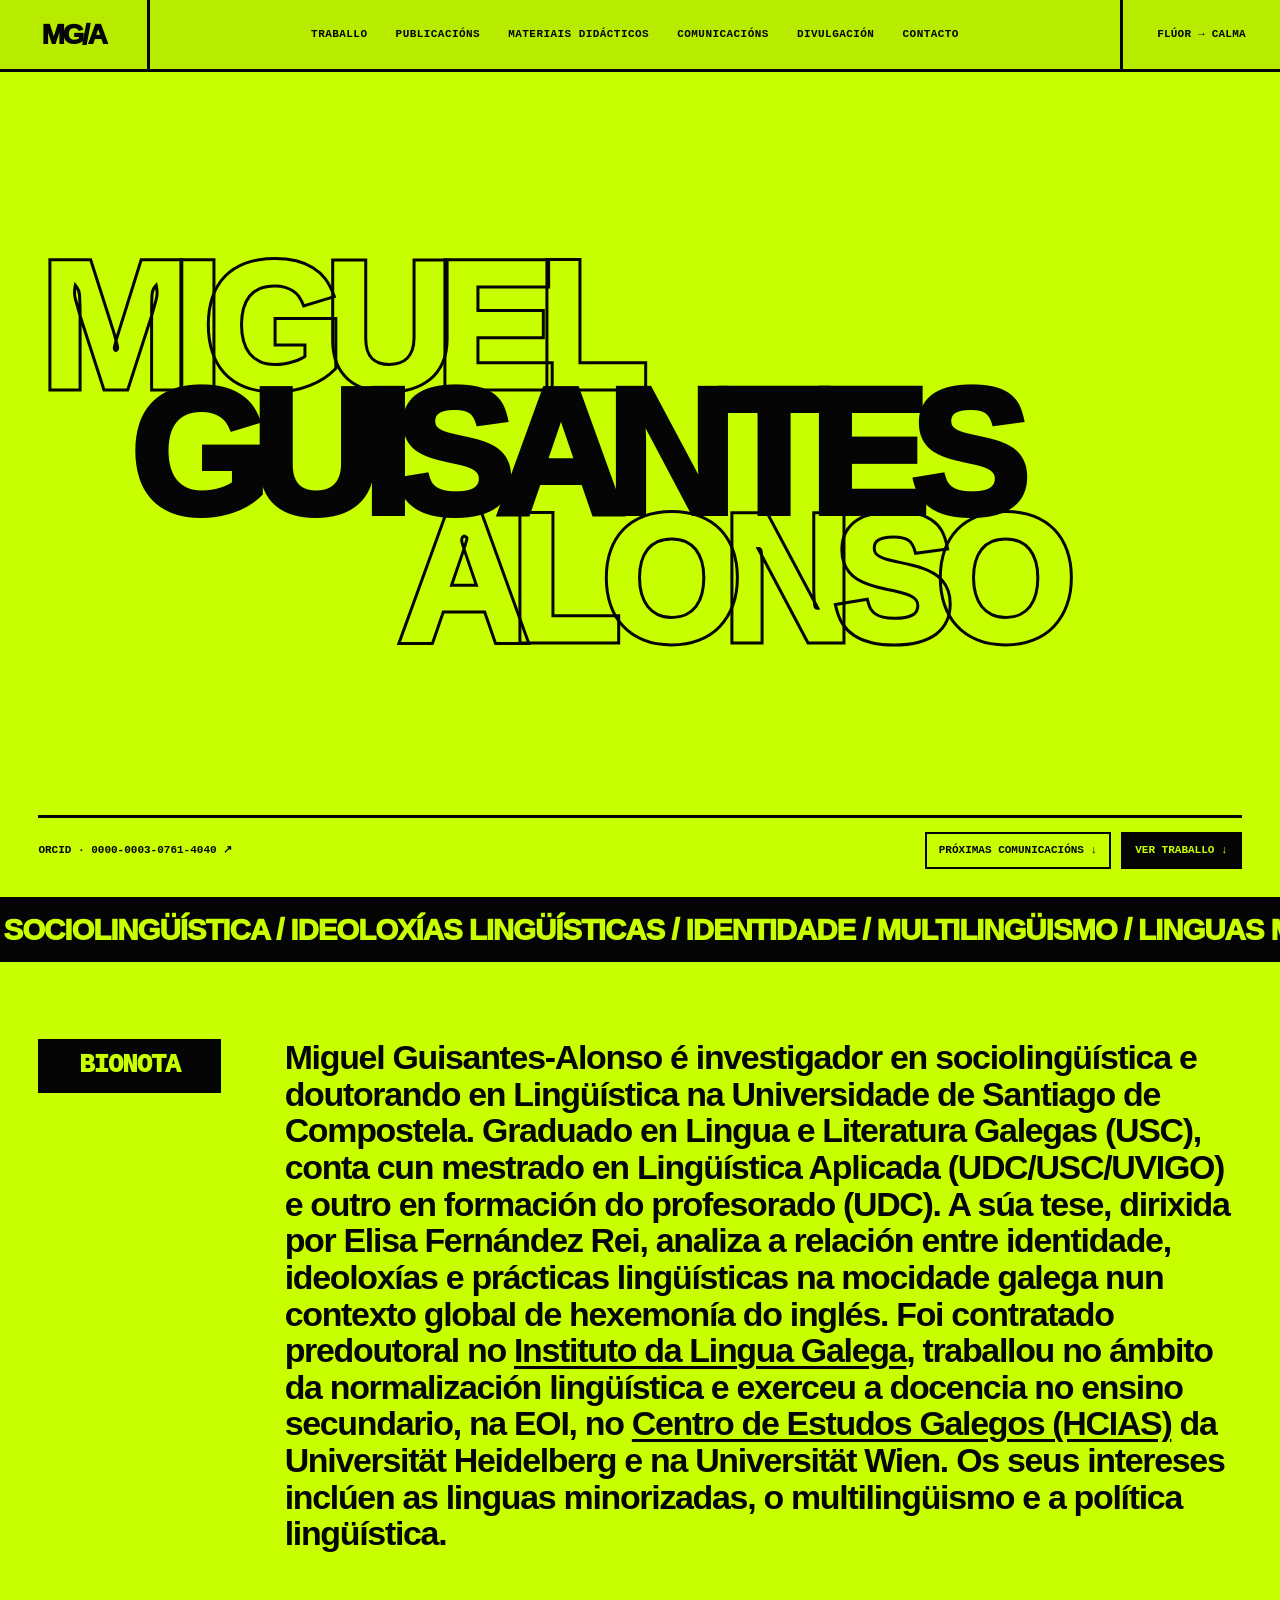
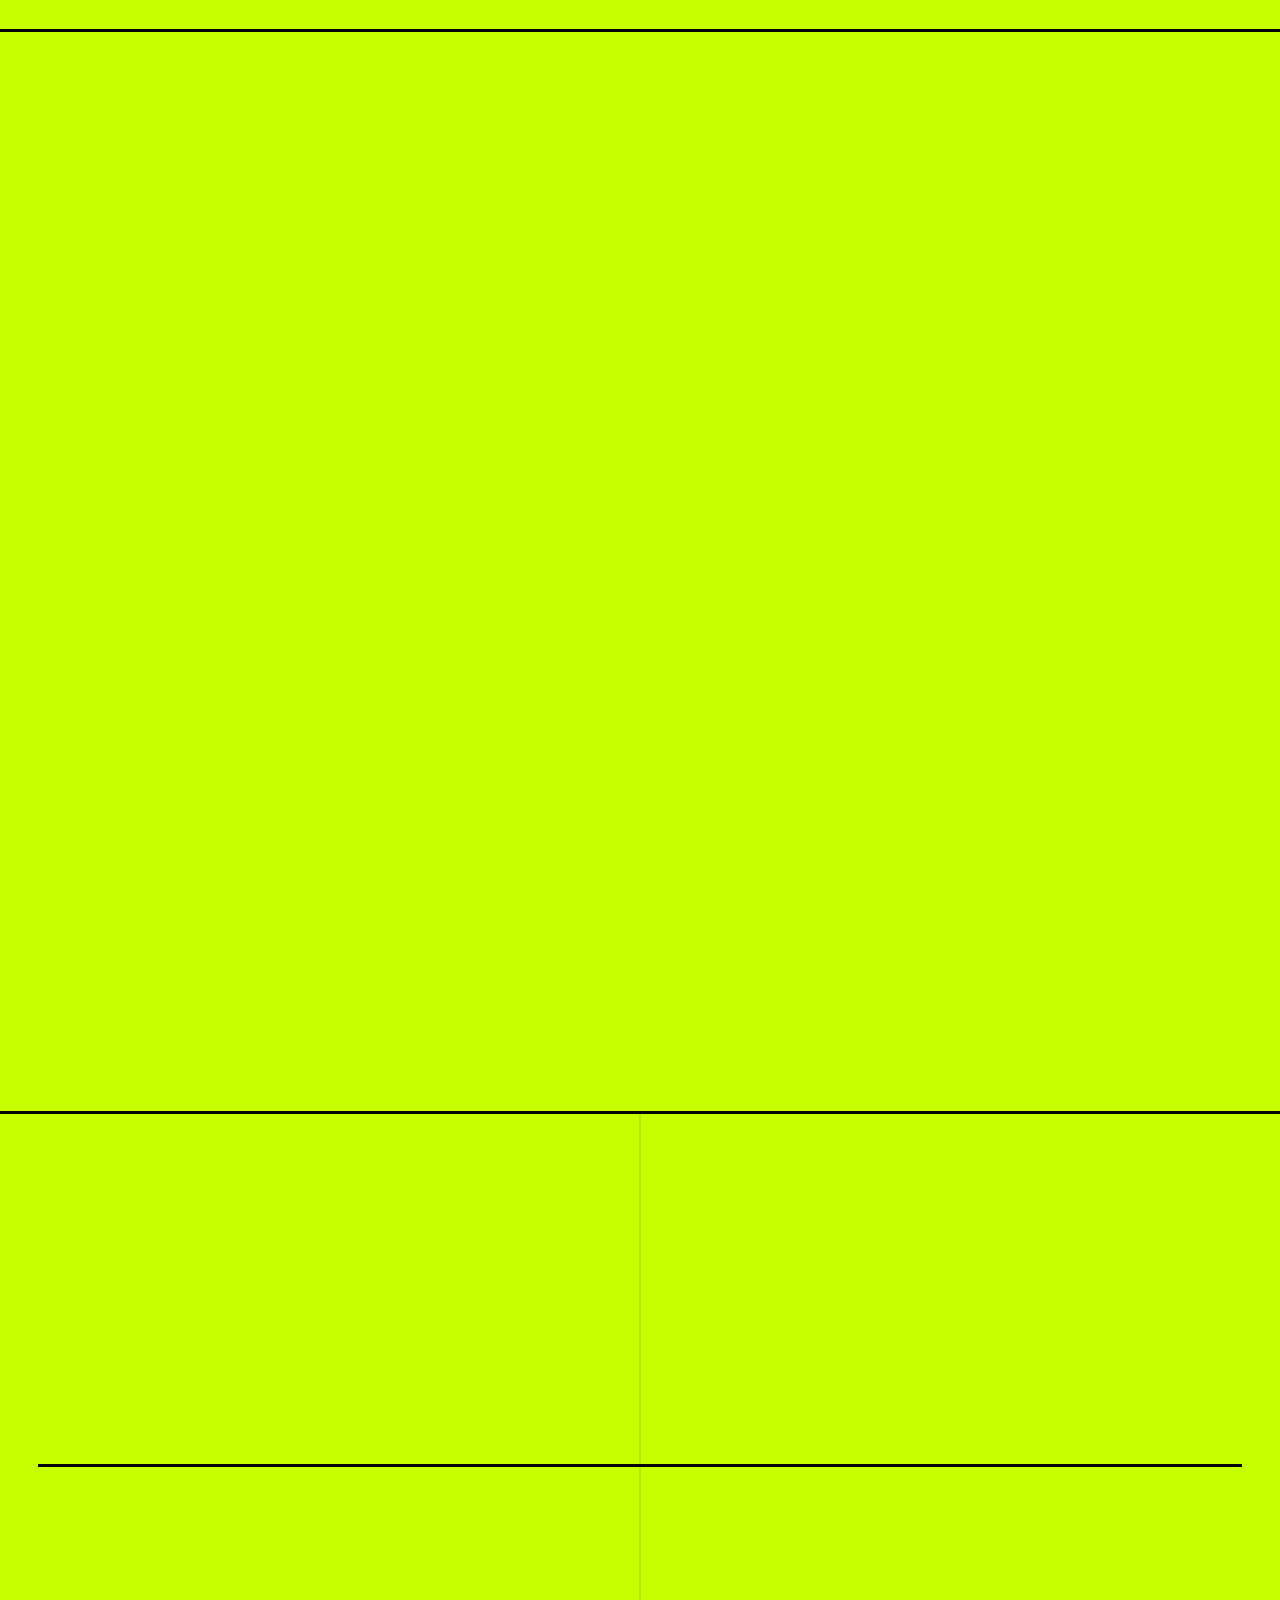
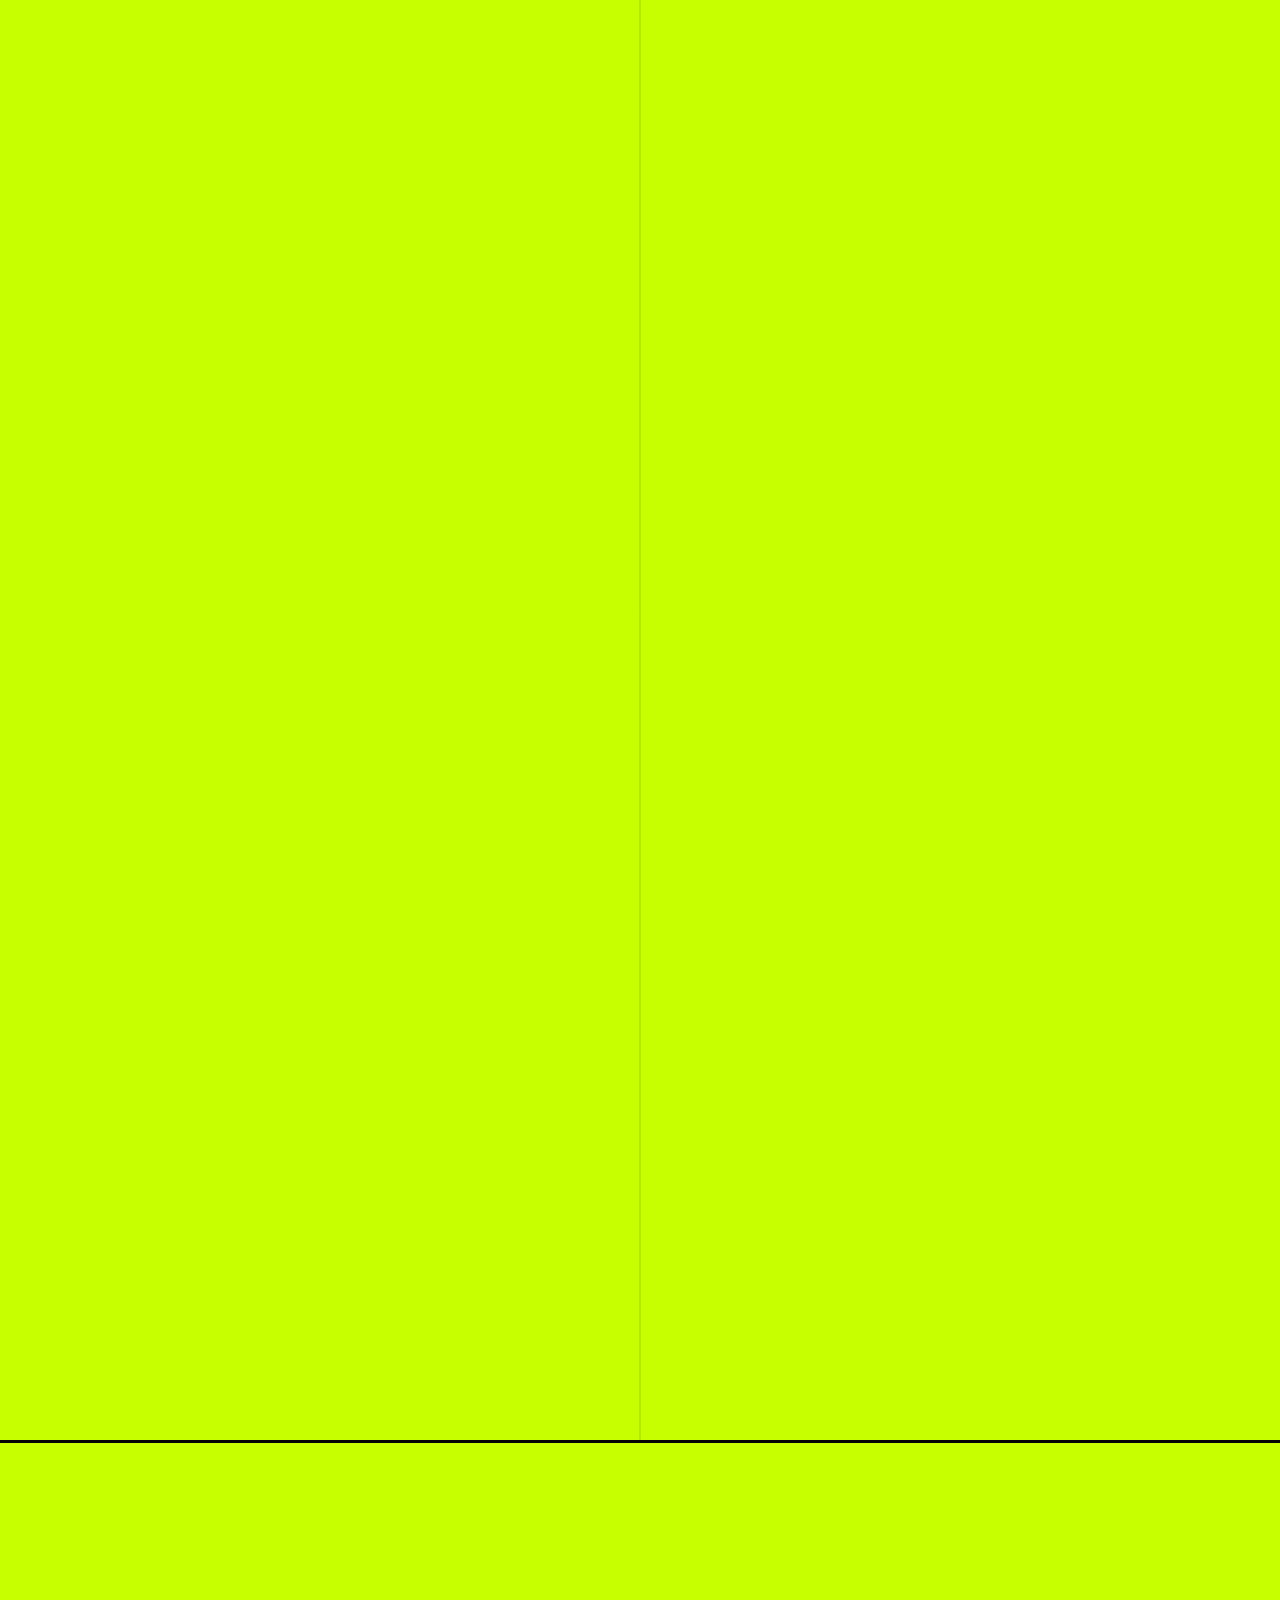
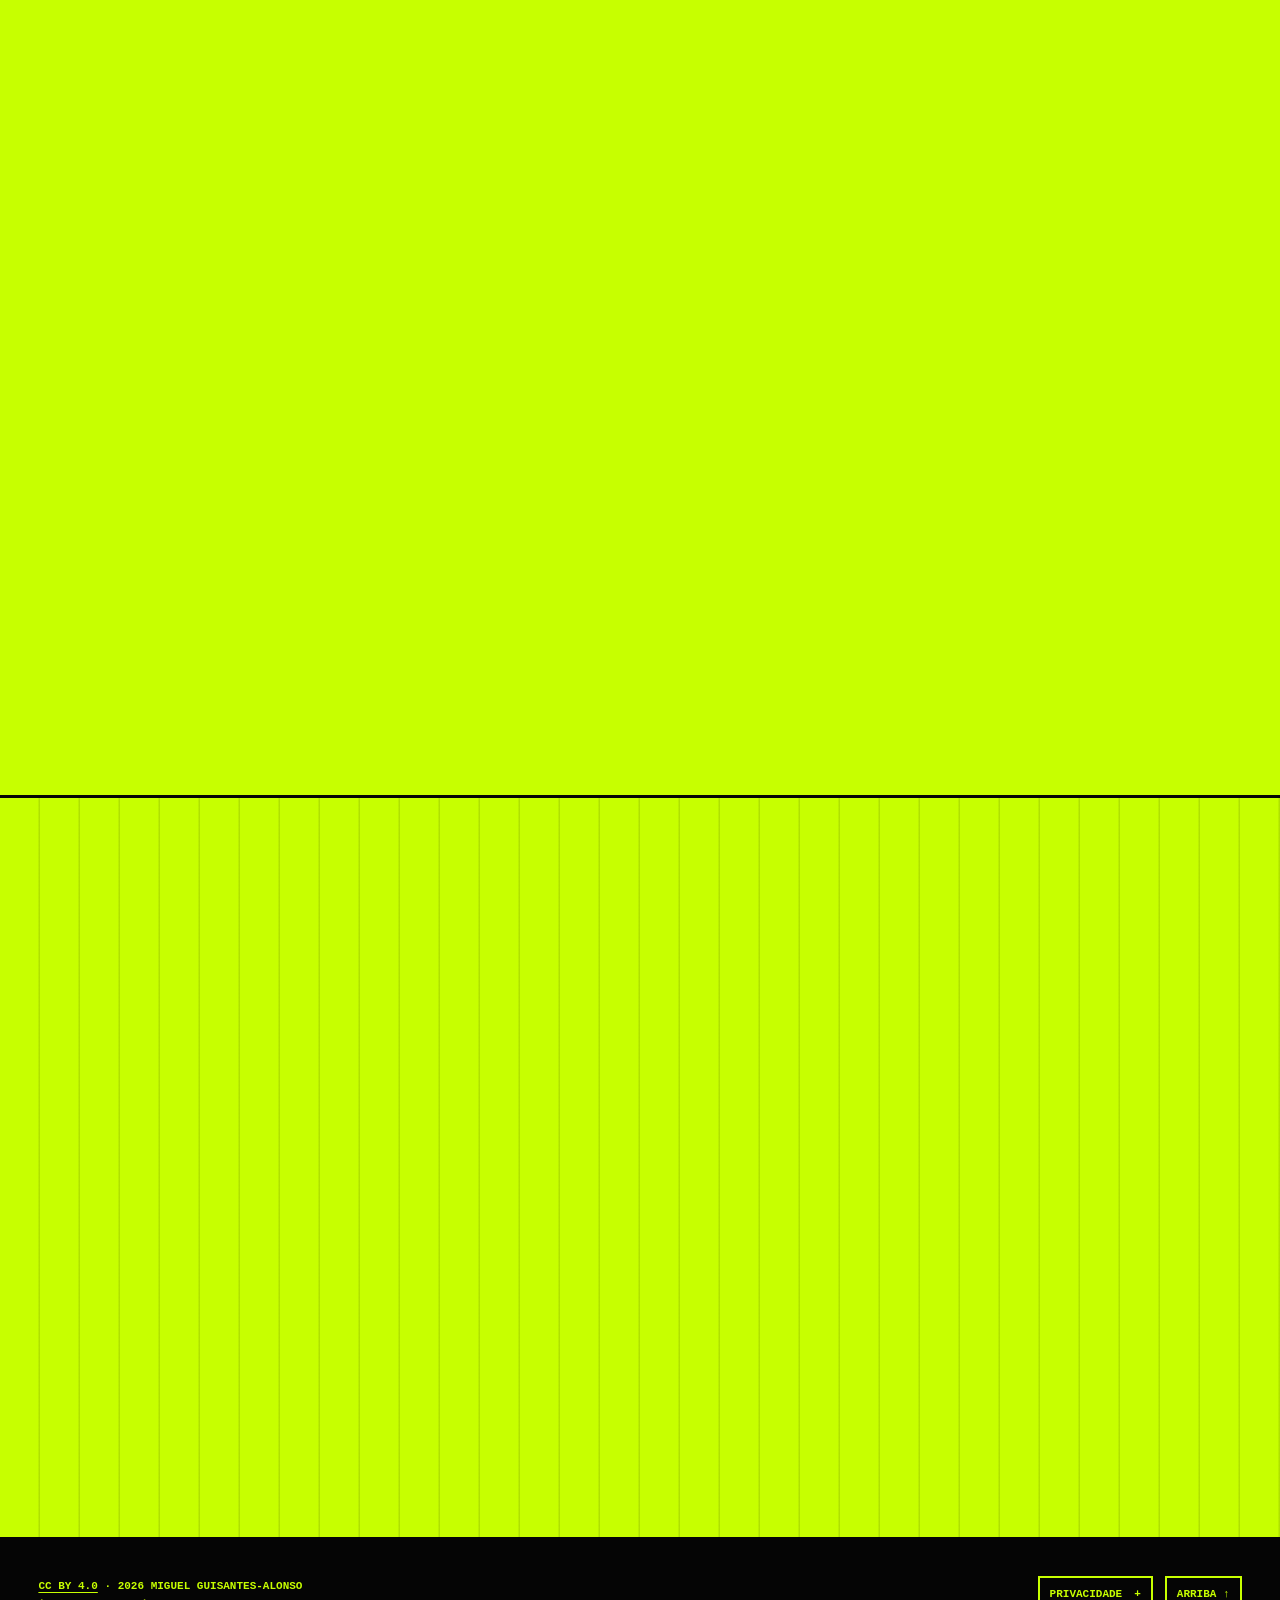
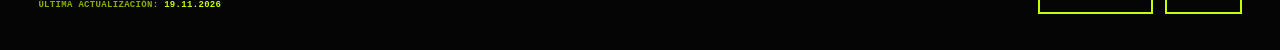
<file: index.html>
<!doctype html>
<html lang="gl" data-mode="fluor">
  <head>
    <meta charset="utf-8">
    <meta name="viewport" content="width=device-width, initial-scale=1">
    <meta http-equiv="Content-Security-Policy" content="default-src 'self'; base-uri 'self'; object-src 'none'; frame-src 'none'; form-action 'none'; script-src 'self' 'sha256-srFRJ1DdnuDXlVfNVmchVun/msZcD0o2dlRFUwoH91I=' https://static.cloudflareinsights.com https://embed.altmetric.com; style-src 'self' https://embed.altmetric.com; img-src 'self' data: https://badges.altmetric.com https://cdn.altmetric.com; connect-src 'self' https://contacto-aleatorio.miguel-guisantes.workers.dev https://api.openalex.org https://api.altmetric.com https://cloudflareinsights.com https://o6546.ingest.us.sentry.io; font-src 'self'; manifest-src 'self'; media-src 'none'; worker-src 'none'; upgrade-insecure-requests">
    <title>Miguel Guisantes-Alonso | Investigador</title>
    <meta name="description" content="Miguel Guisantes-Alonso, investigador en sociolingüística. Traballa sobre ideoloxías lingüísticas, lingua e identidade, multilingüismo e linguas minorizadas.">
    <meta name="author" content="Miguel Guisantes-Alonso">
    <meta name="theme-color" content="#c7ff00">
    <link rel="icon" href="/favicon-96.png" type="image/png" sizes="96x96">
    <link rel="canonical" href="https://llororo.github.io/">
    <link rel="me" href="https://orcid.org/0000-0003-0761-4040">
    <link rel="me" href="https://ilg.usc.gal/gl/persoal/miguel-guisantes-alonso">
    <link rel="me" href="https://www.linkedin.com/in/guisantes/">
    <link rel="me" href="https://usc-es.academia.edu/Guisantes">
    <meta property="og:type" content="profile">
    <meta property="og:locale" content="gl_ES">
    <meta property="og:site_name" content="Miguel Guisantes-Alonso">
    <meta property="og:title" content="Miguel Guisantes-Alonso | Investigador">
    <meta property="og:description" content="Investigador en sociolingüística. Ideoloxías lingüísticas, lingua e identidade, multilingüismo e linguas minorizadas.">
    <meta property="og:url" content="https://llororo.github.io/">
    <meta property="og:image" content="https://llororo.github.io/og.png">
    <meta property="og:image:width" content="1731">
    <meta property="og:image:height" content="909">
    <meta property="og:image:alt" content="Miguel Guisantes-Alonso. Sociolingüística, lingua e identidade.">
    <meta property="profile:first_name" content="Miguel">
    <meta property="profile:last_name" content="Guisantes-Alonso">
    <meta name="twitter:card" content="summary_large_image">
    <meta name="twitter:title" content="Miguel Guisantes-Alonso | Investigador">
    <meta name="twitter:description" content="Investigador en sociolingüística. Ideoloxías lingüísticas, lingua e identidade, multilingüismo e linguas minorizadas.">
    <meta name="twitter:image" content="https://llororo.github.io/og.png">
    <meta name="twitter:image:alt" content="Miguel Guisantes-Alonso. Sociolingüística, lingua e identidade.">
    <link rel="manifest" href="manifest.webmanifest">
    <link rel="stylesheet" href="styles.css?v=20261119-outreach-grid1">
    <link rel="stylesheet" href="print.css?v=20261031-media-collapse1" media="print">
    <script>
      document.documentElement.classList.add('js');
      try {
        document.documentElement.dataset.mode = localStorage.getItem('site-mode') || 'fluor';
      } catch (error) {
        document.documentElement.dataset.mode = 'fluor';
      }
    </script>
    <script type="application/ld+json">
      {
        "@context": "https://schema.org",
        "@type": "ProfilePage",
        "@id": "https://llororo.github.io/#perfil",
        "url": "https://llororo.github.io/",
        "name": "Miguel Guisantes-Alonso | Investigador",
        "description": "Perfil investigador de Miguel Guisantes-Alonso, especializado en sociolingüística, ideoloxías lingüísticas, lingua e identidade, multilingüismo e linguas minorizadas.",
        "inLanguage": "gl",
        "dateModified": "2026-11-19T19:21:23+01:00",
        "mainEntity": {
          "@type": "Person",
          "@id": "https://llororo.github.io/#miguel-guisantes-alonso",
          "name": "Miguel Guisantes-Alonso",
          "alternateName": "Miguel Guisantes Alonso",
          "url": "https://llororo.github.io/",
          "jobTitle": "Doutorando en Lingüística",
          "description": "Investigador en sociolingüística. Traballa sobre ideoloxías lingüísticas, lingua e identidade, multilingüismo, linguas minorizadas e política lingüística.",
          "identifier": {
            "@type": "PropertyValue",
            "propertyID": "ORCID",
            "value": "0000-0003-0761-4040"
          },
          "knowsAbout": [
            "Sociolingüística",
            "Ideoloxías lingüísticas",
            "Lingua e identidade",
            "Multilingüismo",
            "Linguas minorizadas",
            "Política lingüística"
          ],
          "sameAs": [
            "https://orcid.org/0000-0003-0761-4040",
            "https://ilg.usc.gal/gl/persoal/miguel-guisantes-alonso",
            "https://www.linkedin.com/in/guisantes/",
            "https://usc-es.academia.edu/Guisantes",
            "https://www.researchgate.net/profile/Miguel-Guisantes-Alonso-2",
            "https://www.instagram.com/llororo/",
            "https://blog.openstreetmap.org/author/guisantes/?lang=gl"
          ]
        },
        "hasPart": [
          {
            "@type": "ScholarlyArticle",
            "@id": "https://llororo.github.io/#preprint-oralia-ideoloxia-monoglosica",
            "url": "https://llororo.github.io/#preprint-oralia-ideoloxia-monoglosica",
            "sameAs": "https://www.researchgate.net/publication/414758860_Reproduciendo_y_cuestionando_la_ideologia_monoglosica_en_Galicia_discursos_de_la_juventud_ante_la_hegemonia_del_ingles",
            "name": "Reproduciendo y cuestionando la ideología monoglósica en Galicia: discursos de la juventud ante la hegemonía del inglés",
            "inLanguage": "es",
            "creativeWorkStatus": "Preprint aceptado, publicación prevista para decembro de 2027",
            "author": [
              { "@id": "https://llororo.github.io/#miguel-guisantes-alonso" },
              { "@type": "Person", "name": "Estela Fidalgo-Garra" }
            ],
            "isPartOf": {
              "@type": "Periodical",
              "name": "Oralia. Análisis del Discurso Oral",
              "volumeNumber": "30",
              "issueNumber": "2"
            }
          },
          {
            "@type": "Article",
            "@id": "https://llororo.github.io/#semblanza-anl-2024",
            "url": "https://llororo.github.io/#semblanza-anl-2024",
            "name": "XXXVIII Congreso Internacional da Asociación de Novas Lingüistas (ANL), Santiago de Compostela, do 16 ao 18 de outubro de 2024",
            "inLanguage": "gl",
            "datePublished": "2026",
            "pagination": "115-118",
            "author": [
              { "@type": "Person", "name": "Iván Arias-Arias" },
              { "@type": "Person", "name": "Estela Fidalgo-Garra" },
              { "@id": "https://llororo.github.io/#miguel-guisantes-alonso" }
            ],
            "isPartOf": {
              "@type": "Book",
              "name": "Perspectivas emerxentes nos estudos da lingüística",
              "url": "https://doi.org/10.15304/9788410142848",
              "publisher": {
                "@type": "Organization",
                "name": "Universidade de Santiago de Compostela"
              },
              "editor": [
                { "@type": "Person", "name": "Jorge Fernández Avilés" },
                { "@type": "Person", "name": "Candela Sierra Rodríguez" }
              ]
            }
          },
          {
            "@type": "ScholarlyArticle",
            "@id": "https://llororo.github.io/#artigo-dominacion-linguistica",
            "url": "https://llororo.github.io/#artigo-dominacion-linguistica",
            "sameAs": "https://doi.org/10.15304/elg.17.10426",
            "name": "Reflexións da mocidade galega universitaria ante a dominación lingüística",
            "inLanguage": "gl",
            "datePublished": "2025",
            "author": [
              { "@type": "Person", "name": "Estela Fidalgo-Garra" },
              { "@id": "https://llororo.github.io/#miguel-guisantes-alonso" }
            ],
            "identifier": {
              "@type": "PropertyValue",
              "propertyID": "DOI",
              "value": "10.15304/elg.17.10426"
            },
            "isPartOf": {
              "@type": "Periodical",
              "name": "Estudos de Lingüística Galega",
              "volumeNumber": "17"
            }
          },
          {
            "@type": "Book",
            "@id": "https://llororo.github.io/#edicion-identidades-ideoloxias",
            "url": "https://llororo.github.io/#edicion-identidades-ideoloxias",
            "sameAs": "https://doi.org/10.17075/iipdl.2025",
            "name": "Identidades e ideoloxías perante a diversidade lingüística",
            "inLanguage": "gl",
            "datePublished": "2025",
            "editor": [
              { "@type": "Person", "name": "Elisa Fernández Rei" },
              { "@type": "Person", "name": "Estela Fidalgo-Garra" },
              { "@id": "https://llororo.github.io/#miguel-guisantes-alonso" }
            ],
            "publisher": {
              "@type": "Organization",
              "name": "Consello da Cultura Galega"
            },
            "identifier": {
              "@type": "PropertyValue",
              "propertyID": "DOI",
              "value": "10.17075/iipdl.2025"
            }
          },
          {
            "@type": "LearningResource",
            "@id": "https://llororo.github.io/#material-introducion-sociolinguistica",
            "url": "https://llororo.github.io/#material-introducion-sociolinguistica",
            "sameAs": "https://doi.org/10.15304/9788419679420",
            "name": "Introdución á sociolingüística da lingua galega",
            "inLanguage": "gl",
            "datePublished": "2023",
            "learningResourceType": "Unidade didáctica",
            "author": { "@id": "https://llororo.github.io/#miguel-guisantes-alonso" },
            "publisher": {
              "@type": "Organization",
              "name": "Universidade de Santiago de Compostela"
            },
            "identifier": {
              "@type": "PropertyValue",
              "propertyID": "DOI",
              "value": "10.15304/9788419679420"
            }
          }
        ]
      }
    </script>
    <!-- Cloudflare Web Analytics -->
    <script type="module" src="https://static.cloudflareinsights.com/beacon.min.js" data-cf-beacon='{"token":"53008120a2c441dcbde2a0dc40a70abf"}'></script>
    <!-- End Cloudflare Web Analytics -->
  </head>
  <body>
    <a class="skip-link" href="#contido">Saltar ao contido</a>

    <header class="site-header">
      <a class="brand" href="#inicio" aria-label="Ir ao inicio">MG/A</a>

      <nav class="site-nav" aria-label="Navegación principal">
        <a href="#traballo">Traballo</a>
        <a href="#publicacions">Publicacións</a>
        <a href="#didacticos">Materiais didácticos</a>
        <a href="#comunicacions">Comunicacións</a>
        <a href="#divulgacion">Divulgación</a>
        <a href="#contacto">Contacto</a>
      </nav>

      <button class="mode-toggle" type="button" aria-pressed="false" aria-label="Activar o modo calma" data-mode-toggle>
        <span data-mode-label>FLÚOR → CALMA</span>
      </button>
    </header>

    <main id="contido">
      <section class="hero" id="inicio" aria-labelledby="hero-title">
        <h1 id="hero-title" aria-label="Miguel Guisantes-Alonso">
          <span class="hero-name" aria-hidden="true"><span>MI</span><span class="hero-name-tail">GUEL</span></span>
          <span class="hero-name" aria-hidden="true"><span>GUISAN</span><span class="hero-name-tail">TES</span></span>
          <span class="hero-name" aria-hidden="true"><span>ALON</span><span class="hero-name-tail">SO</span></span>
        </h1>

        <div class="hero-footer">
          <a class="hero-orcid" href="https://orcid.org/0000-0003-0761-4040" target="_blank" rel="me noreferrer" aria-label="Abrir o perfil ORCID de Miguel Guisantes-Alonso">
            <span class="hero-orcid-full">ORCID · 0000-0003-0761-4040 ↗</span>
            <span class="hero-orcid-short">ORCID ↗</span>
          </a>
          <div class="hero-actions">
            <a class="hero-upcoming-link" href="#proximas-comunicacions" data-upcoming-link>
              <span class="hero-upcoming-full">PRÓXIMAS COMUNICACIÓNS ↓</span>
              <span class="hero-upcoming-short">PRÓXIMAS ↓</span>
            </a>
            <a class="hero-work-link" href="#traballo">VER TRABALLO ↓</a>
          </div>
        </div>
      </section>

      <div class="ticker" aria-hidden="true">
        <div class="ticker-track">
          <span>SOCIOLINGÜÍSTICA / IDEOLOXÍAS LINGÜÍSTICAS / IDENTIDADE / MULTILINGÜISMO / LINGUAS MINORIZADAS / POLÍTICA LINGÜÍSTICA /</span>
          <span>SOCIOLINGÜÍSTICA / IDEOLOXÍAS LINGÜÍSTICAS / IDENTIDADE / MULTILINGÜISMO / LINGUAS MINORIZADAS / POLÍTICA LINGÜÍSTICA /</span>
        </div>
      </div>

      <section class="bio-note" id="bionota" aria-labelledby="bio-title">
        <h2 id="bio-title">BIONOTA</h2>
        <p>Miguel Guisantes-Alonso é investigador en sociolingüística e doutorando en Lingüística na Universidade de Santiago de Compostela. Graduado en Lingua e Literatura Galegas (USC), conta cun mestrado en Lingüística Aplicada (UDC/USC/UVIGO) e outro en formación do profesorado (UDC). A súa tese, dirixida por Elisa Fernández Rei, analiza a relación entre identidade, ideoloxías e prácticas lingüísticas na mocidade galega nun contexto global de hexemonía do inglés. Foi contratado predoutoral no <a href="https://ilg.usc.gal/gl" target="_blank" rel="noreferrer">Instituto da Lingua Galega</a>, traballou no ámbito da normalización lingüística e exerceu a docencia no ensino secundario, na EOI, no <a href="https://www.hcias.uni-heidelberg.de/en" target="_blank" rel="noreferrer">Centro de Estudos Galegos (HCIAS)</a> da Universität Heidelberg e na Universität Wien. Os seus intereses inclúen as linguas minorizadas, o multilingüismo e a política lingüística.</p>
      </section>

      <section class="section work" id="traballo" aria-labelledby="work-title">
        <header class="section-heading reveal">
          <h2 id="work-title" aria-label="Traballo actual">TRABALLO<br> ACTUAL</h2>
        </header>

        <div class="work-grid">
          <article class="thesis-card reveal" id="tese-identidade-cambio-linguistico" data-cv-item>
            <p class="status"><span aria-hidden="true"></span> TESE EN CURSO</p>
            <h3><cite>Identidade e cambio lingüístico na mocidade</cite> <a class="item-anchor" href="#tese-identidade-cambio-linguistico" aria-label="Ligazón directa á tese">#</a></h3>
            <dl>
              <div>
                <dt>Programa</dt>
                <dd>Doutoramento en Lingüística, Universidade de Santiago de Compostela</dd>
              </div>
              <div>
                <dt>Dirección</dt>
                <dd>Elisa Fernández Rei</dd>
              </div>
            </dl>
          </article>

          <article class="project-card reveal" id="proxecto-ideolingal" data-cv-item>
            <p class="card-label">PROXECTO / 2025–2028</p>
            <h3>IDEOLINGAL <a class="item-anchor" href="#proxecto-ideolingal" aria-label="Ligazón directa ó proxecto IDEOLINGAL">#</a></h3>
            <p class="project-code">PID2024-162675NB-I00</p>
            <p class="project-role">Membro do equipo de traballo</p>
            <a href="https://ilg.usc.gal/gl/proxectos/ideolingal" target="_blank" rel="noreferrer">VER PROXECTO ↗</a>
          </article>
        </div>

      </section>

      <section class="section publications" id="publicacions" aria-labelledby="publications-title">
        <header class="section-heading reveal">
          <h2 id="publications-title" aria-label="Publicacións">PUBLI<br>CACIÓNS</h2>
        </header>

        <ol class="entry-list">
          <li class="entry reveal" id="preprint-oralia-ideoloxia-monoglosica" data-cv-item>
            <div class="entry-meta"><time datetime="2027">2027</time><span>PREPRINT</span></div>
            <div class="entry-body">
              <p class="preprint-label">PREPRINT · VERSIÓN ANTERIOR Á PUBLICACIÓN DEFINITIVA</p>
              <h3 lang="es"><cite>Reproduciendo y cuestionando la ideología monoglósica en Galicia: discursos de la juventud ante la hegemonía del inglés</cite> <a class="item-anchor" href="#preprint-oralia-ideoloxia-monoglosica" aria-label="Ligazón directa ó preprint de Oralia">#</a></h3>
              <p>Miguel Guisantes-Alonso e Estela Fidalgo-Garra</p>
              <p><cite>Oralia. Análisis del Discurso Oral</cite>, 30(2), no prelo. Preprint facilitado pola revista tras a aceptación o 07.04.2026. Publicación prevista para decembro de 2027.</p>
            </div>
            <div class="entry-actions">
              <a class="entry-link" href="https://www.researchgate.net/publication/414758860_Reproduciendo_y_cuestionando_la_ideologia_monoglosica_en_Galicia_discursos_de_la_juventud_ante_la_hegemonia_del_ingles" target="_blank" rel="noreferrer" aria-label="Abrir en ResearchGate o preprint Reproduciendo y cuestionando la ideología monoglósica en Galicia">PREPRINT ↗</a>
            </div>
          </li>

          <li class="entry reveal" id="semblanza-anl-2024" data-cv-item>
            <div class="entry-meta"><time datetime="2026">2026</time><span>SEMBLANZA</span></div>
            <div class="entry-body">
              <h3><cite>XXXVIII Congreso Internacional da Asociación de Novas Lingüistas (ANL), Santiago de Compostela, do 16 ao 18 de outubro de 2024</cite> <a class="item-anchor" href="#semblanza-anl-2024" aria-label="Ligazón directa á semblanza da ANL">#</a></h3>
              <p>Iván Arias-Arias, Estela Fidalgo-Garra e Miguel Guisantes-Alonso</p>
              <p>En <cite>Perspectivas emerxentes nos estudos da lingüística</cite>, Jorge Fernández Avilés e Candela Sierra Rodríguez (eds.), Universidade de Santiago de Compostela, pp. 115–118</p>
            </div>
            <div class="entry-actions">
              <a class="entry-link" href="https://doi.org/10.15304/9788410142848" target="_blank" rel="noreferrer" aria-label="Abrir a semblanza do XXXVIII Congreso Internacional da Asociación de Novas Lingüistas">DOI ↗</a>
              <a class="entry-altmetric" href="#" target="_blank" rel="noreferrer" data-altmetric-output="semblanza-anl" hidden>
                ALTMETRIC <span data-altmetric-score></span> ↗
              </a>
              <div class="sr-only altmetric-source" aria-hidden="true" data-altmetric-source="semblanza-anl">
                <div class="altmetric-embed" data-badge-type="bar" data-doi="10.15304/9788410142848" data-link-target="_blank"></div>
              </div>
            </div>
          </li>

          <li class="entry reveal" id="artigo-dominacion-linguistica" data-cv-item>
            <div class="entry-meta"><time datetime="2025">2025</time><span>ARTIGO</span></div>
            <div class="entry-body">
              <h3><cite>Reflexións da mocidade galega universitaria ante a dominación lingüística</cite> <a class="item-anchor" href="#artigo-dominacion-linguistica" aria-label="Ligazón directa ó artigo sobre dominación lingüística">#</a></h3>
              <p>Estela Fidalgo-Garra e Miguel Guisantes-Alonso</p>
              <p><cite>Estudos de Lingüística Galega</cite>, 17</p>
            </div>
            <div class="entry-actions">
              <a class="entry-link" href="https://doi.org/10.15304/elg.17.10426" target="_blank" rel="noreferrer" aria-label="Abrir o artigo Reflexións da mocidade galega universitaria ante a dominación lingüística">DOI ↗</a>
              <a class="entry-citations" href="https://openalex.org/W4413490097" target="_blank" rel="noreferrer" data-citation-doi="10.15304/elg.17.10426" aria-label="Ver en OpenAlex as citas rexistradas para este DOI">
                <span data-citation-count>1 CITA</span><small>OPENALEX ↗</small>
              </a>
              <a class="entry-altmetric" href="https://www.altmetric.com/details/181405347" target="_blank" rel="noreferrer" data-altmetric-output="artigo-dominacion" aria-label="Abrir en Altmetric os datos de atención en liña deste artigo. Puntuación Altmetric: 2">
                ALTMETRIC <span data-altmetric-score>2</span> ↗
              </a>
              <div class="sr-only altmetric-source" aria-hidden="true" data-altmetric-source="artigo-dominacion">
                <div class="altmetric-embed" data-badge-type="bar" data-doi="10.15304/elg.17.10426" data-link-target="_blank"></div>
              </div>
            </div>
          </li>

          <li class="entry reveal" id="edicion-identidades-ideoloxias" data-cv-item>
            <div class="entry-meta"><time datetime="2025">2025</time><span>EDICIÓN</span></div>
            <div class="entry-body">
              <h3><cite>Identidades e ideoloxías perante a diversidade lingüística</cite> <a class="item-anchor" href="#edicion-identidades-ideoloxias" aria-label="Ligazón directa á edición Identidades e ideoloxías perante a diversidade lingüística">#</a></h3>
              <p>Edición de Elisa Fernández Rei, Estela Fidalgo-Garra e Miguel Guisantes-Alonso</p>
              <p>Consello da Cultura Galega</p>
            </div>
            <div class="entry-actions">
              <a class="entry-link" href="https://doi.org/10.17075/iipdl.2025" target="_blank" rel="noreferrer" aria-label="Abrir o libro Identidades e ideoloxías perante a diversidade lingüística">DOI ↗</a>
              <a class="entry-altmetric" href="#" target="_blank" rel="noreferrer" data-altmetric-output="edicion-identidades" hidden>
                ALTMETRIC <span data-altmetric-score></span> ↗
              </a>
              <div class="sr-only altmetric-source" aria-hidden="true" data-altmetric-source="edicion-identidades">
                <div class="altmetric-embed" data-badge-type="bar" data-doi="10.17075/iipdl.2025" data-link-target="_blank"></div>
              </div>
            </div>
          </li>
        </ol>
      </section>

      <section class="section didactics" id="didacticos" aria-labelledby="didactics-title">
        <header class="section-heading reveal">
          <h2 id="didactics-title" aria-label="Materiais didácticos">MATERIAIS<br> DIDÁCTI<span class="didactics-break" aria-hidden="true"><br></span>COS</h2>
        </header>

        <ol class="entry-list">
          <li class="entry reveal" id="material-introducion-sociolinguistica" data-cv-item>
            <div class="entry-meta"><time datetime="2023">2023</time><span>UNIDADE DIDÁCTICA</span></div>
            <div class="entry-body">
              <h3><cite>Introdución á sociolingüística da lingua galega</cite> <a class="item-anchor" href="#material-introducion-sociolinguistica" aria-label="Ligazón directa ó material Introdución á sociolingüística da lingua galega">#</a></h3>
              <p>Miguel Guisantes-Alonso</p>
              <p>Universidade de Santiago de Compostela</p>
            </div>
            <div class="entry-actions">
              <a class="entry-link" href="https://doi.org/10.15304/9788419679420" target="_blank" rel="noreferrer" aria-label="Abrir Introdución á sociolingüística da lingua galega">DOI ↗</a>
              <a class="entry-altmetric" href="#" target="_blank" rel="noreferrer" data-altmetric-output="material-sociolinguistica" hidden>
                ALTMETRIC <span data-altmetric-score></span> ↗
              </a>
              <div class="sr-only altmetric-source" aria-hidden="true" data-altmetric-source="material-sociolinguistica">
                <div class="altmetric-embed" data-badge-type="bar" data-doi="10.15304/9788419679420" data-link-target="_blank"></div>
              </div>
            </div>
          </li>
        </ol>
      </section>

      <section class="section communications" id="comunicacions" aria-labelledby="communications-title">
        <header class="section-heading reveal">
          <h2 id="communications-title" aria-label="Comunicacións recentes">COMUNI<br>CACIÓNS <br> RECENTES</h2>
          <p class="section-code"><span>SELECCIÓN</span><br><span>2024–2026</span></p>
        </header>

        <div class="upcoming-communications reveal" id="proximas-comunicacions" role="region" aria-labelledby="upcoming-communications-title" data-upcoming-section>
          <h3 id="upcoming-communications-title">PRÓXIMAS COMUNICACIÓNS</h3>


          <article class="upcoming-item" id="comunicacion-silg-2026" data-cv-item data-event-date="2026-11-26" data-event-code="SILG 2026">
            <div class="upcoming-date">
              <time datetime="2026-11-26">26.11.2026</time>
            </div>
            <div class="upcoming-body">
              <p class="upcoming-event">SILG 2026 · FACULTADE DE FILOLOXÍA · UNIVERSIDADE DE SANTIAGO DE COMPOSTELA</p>
              <h4><cite>Celta vs. Dépor: a construción ideolóxica da autenticidade nas redes sociais</cite> <a class="item-anchor" href="#comunicacion-silg-2026" aria-label="Ligazón directa á comunicación do SILG 2026">#</a></h4>
              <p>Estela Fidalgo-Garra e Miguel Guisantes-Alonso</p>
            </div>
          </article>
        </div>

        <ol class="entry-list compact" data-archive-target>
          <li class="entry reveal" id="comunicacion-ciil-2026" data-cv-item data-archived-date="2026-11-20">
            <div class="entry-meta"><time datetime="2026">2026</time><span>CIIL 2026</span></div>
            <div class="entry-body">
              <h3><cite><span lang="en">No English, No Science?</span> Usos lingüísticos nas contas de Instagram da Rede CIGUS</cite> <a class="item-anchor" href="#comunicacion-ciil-2026" aria-label="Ligazón directa a esta comunicación">#</a></h3>
              <p>Estela Fidalgo-Garra e Miguel Guisantes-Alonso</p>
            </div>
          </li>

          <li class="entry reveal" id="comunicacion-viii-cids-2026" data-cv-item>
            <div class="entry-meta"><time datetime="2026">2026</time><span>VIII CIDS</span></div>
            <div class="entry-body">
              <h3><cite>O galego como valor de marca: mercantilización e ideoloxías lingüísticas nas redes sociais do Celta</cite> <a class="item-anchor" href="#comunicacion-viii-cids-2026" aria-label="Ligazón directa á comunicación do VIII CIDS">#</a></h3>
              <p>Estela Fidalgo-Garra e Miguel Guisantes-Alonso</p>
            </div>
          </li>

          <li class="entry reveal" id="comunicacion-liv-sel-2026" data-cv-item>
            <div class="entry-meta"><time datetime="2026">2026</time><span>LIV SEL</span></div>
            <div class="entry-body">
              <h3><cite>Entre a lingua propia e a global: tensións ideolóxicas nos discursos da mocidade galega actual</cite> <a class="item-anchor" href="#comunicacion-liv-sel-2026" aria-label="Ligazón directa á comunicación do LIV SEL">#</a></h3>
              <p>Estela Fidalgo-Garra e Miguel Guisantes-Alonso</p>
            </div>
          </li>

          <li class="entry reveal" id="comunicacion-liii-sel-2025" data-cv-item>
            <div class="entry-meta"><time datetime="2025">2025</time><span>LIII SEL</span></div>
            <div class="entry-body">
              <h3><cite>O inglés na mocidade galega: a lexitimación da ideoloxía monoglósica</cite> <a class="item-anchor" href="#comunicacion-liii-sel-2025" aria-label="Ligazón directa á comunicación do LIII SEL">#</a></h3>
              <p>Estela Fidalgo-Garra e Miguel Guisantes-Alonso</p>
            </div>
          </li>

          <li class="entry reveal" id="comunicacion-ajl-2024" data-cv-item>
            <div class="entry-meta"><time datetime="2024">2024</time><span>AJL</span></div>
            <div class="entry-body">
              <h3><cite>“Aprendíchelo, tes esa base e tal pero tampouco vas perder o teu galego”: ideoloxías da mocidade sobre a lingua estándar</cite> <a class="item-anchor" href="#comunicacion-ajl-2024" aria-label="Ligazón directa á comunicación da AJL">#</a></h3>
              <p>Miguel Guisantes-Alonso</p>
            </div>
          </li>
        </ol>
      </section>

      <section class="section outreach" id="divulgacion" aria-labelledby="outreach-title">
        <header class="section-heading reveal">
          <h2 id="outreach-title" aria-label="Divulgación">DIVUL<br>GACIÓN</h2>
        </header>

        <div class="outreach-grid">
          <article class="outreach-card reveal" id="divulgacion-plurilinguismo-ingles-2026" data-cv-item>
            <div class="outreach-date"><time datetime="2026-11-17">17.11.2026</time><span>Cuaderno de Cultura Científica</span></div>
            <h3 lang="es"><cite>¿Más plurilingüismo o solo más inglés?</cite> <a class="item-anchor" href="#divulgacion-plurilinguismo-ingles-2026" aria-label="Ligazón directa ó artigo sobre plurilingüismo e inglés">#</a></h3>
            <p>Estela Fidalgo-Garra e Miguel Guisantes-Alonso</p>
            <a href="https://culturacientifica.com/2026/11/17/mas-plurilinguismo-o-solo-mas-ingles/" target="_blank" rel="noreferrer">LER ARTIGO ↗</a>
          </article>

          <article class="outreach-card reveal" id="divulgacion-ceg-debate-2026" data-cv-item>
            <div class="outreach-date"><time datetime="2026-07-17">17.07.2026</time><span>Consello da Cultura Galega</span></div>
            <h3><cite>Os Centros de Estudos Galegos a debate</cite> <a class="item-anchor" href="#divulgacion-ceg-debate-2026" aria-label="Ligazón directa á actividade Os Centros de Estudos Galegos a debate">#</a></h3>
            <p>Coorganización da xornada e participación na mesa <cite>Os CEG. Entre a difusión cultural, a docencia e a investigación: modelos posibles a debate</cite>.</p>
            <a href="https://consellodacultura.gal/evento.php?id=202467" target="_blank" rel="noreferrer">VER ACTIVIDADE ↗</a>
          </article>

          <article class="outreach-card reveal" id="divulgacion-moko-heidelberg-2026" data-cv-item>
            <div class="outreach-date"><time datetime="2026-05-04">04.05.2026</time><span>Universität Heidelberg</span></div>
            <h3 lang="de"><cite>Galizien: Sprache, Kultur und Wandel in einer europäischen Randregion</cite> <a class="item-anchor" href="#divulgacion-moko-heidelberg-2026" aria-label="Ligazón directa á conferencia da Universität Heidelberg">#</a></h3>
            <p lang="de">Montagskonferenz, IÜD, Universität Heidelberg.</p>
            <div class="outreach-links">
              <a href="https://www.uni-heidelberg.de/de/veranstaltungen/galizien-sprache-kultur-und-wandel-in-einer-europaeischen-randregion-2026-05-04" target="_blank" rel="noreferrer">VER ACTIVIDADE ↗</a>
              <a href="https://youtube.com/watch?v=FB1TAySyJ4A" target="_blank" rel="noreferrer">VER EN YOUTUBE ↗</a>
            </div>
          </article>

          <article class="outreach-card reveal" id="divulgacion-the-conversation-2025" data-cv-item>
            <div class="outreach-date"><time datetime="2025-01-06">06.01.2025</time><span>The Conversation</span></div>
            <h3 lang="es"><cite>Galicia sin gallego: ¿un abandono colectivo?</cite> <a class="item-anchor" href="#divulgacion-the-conversation-2025" aria-label="Ligazón directa ó artigo de The Conversation">#</a></h3>
            <p>Estela Fidalgo-Garra e Miguel Guisantes-Alonso</p>
            <div class="outreach-links outreach-metrics">
              <a href="https://doi.org/10.64628/AAO.syweahdqn" target="_blank" rel="noreferrer">DOI ↗</a>
              <a class="entry-altmetric" href="#" target="_blank" rel="noreferrer" data-altmetric-output="the-conversation" hidden>
                ALTMETRIC <span data-altmetric-score></span> ↗
              </a>
              <div class="sr-only altmetric-source" aria-hidden="true" data-altmetric-source="the-conversation">
                <div class="altmetric-embed" data-badge-type="bar" data-doi="10.64628/AAO.syweahdqn" data-link-target="_blank"></div>
              </div>
            </div>
          </article>

          <article class="outreach-card reveal" id="divulgacion-sector-economico-2023" data-cv-item>
            <div class="outreach-date"><time datetime="2023-10-17">17.10.2023</time><span>Consello da Cultura Galega</span></div>
            <h3><cite>Situación da lingua galega no sector económico</cite> <a class="item-anchor" href="#divulgacion-sector-economico-2023" aria-label="Ligazón directa á actividade sobre a lingua galega no sector económico">#</a></h3>
            <p>Descrición panorámica do uso do galego nos sectores recollidos no PDLG no tecido económico. XXV Encontros para a normalización lingüística.</p>
            <a href="https://consellodacultura.gal/evento.php?id=201661" target="_blank" rel="noreferrer">VER ACTIVIDADE ↗</a>
          </article>

          <article class="outreach-card reveal" id="divulgacion-educacion-infantil-2021" data-cv-item>
            <div class="outreach-date"><time datetime="2021-11-24">24.11.2021</time><span>Universidade da Coruña<br>Relatorio convidado</span></div>
            <h3><cite>A lingua galega na educación infantil</cite> <a class="item-anchor" href="#divulgacion-educacion-infantil-2021" aria-label="Ligazón directa ó relatorio sobre a lingua galega na educación infantil">#</a></h3>
            <p>Relatorio convidado na materia <cite>Didáctica da lingua galega</cite> do Grao en Educación Infantil.</p>
          </article>
        </div>

        <section class="media-mentions reveal" aria-labelledby="media-mentions-title">
          <h3 class="media-mentions-title" id="media-mentions-title">NOS MEDIOS <a class="item-anchor" href="#media-mentions-title" aria-label="Ligazón directa ó apartado Nos medios">#</a></h3>

          <ol class="media-mentions-list">
            <li class="media-mention">
              <a class="media-mention-title" href="https://www.ivoox.com/o-aparte-ep-16-o-celta-e-depor-audios-mp3_rf_181850949_1.html" target="_blank" rel="noreferrer">
                <cite>O APARTE (Ep. 16) O Celta (e Depor) ... é a Xunta?</cite>
                <span aria-hidden="true">↗</span>
              </a>
              <p class="media-mention-meta">
                <span>Galiportus</span>
                <time datetime="2026-10-15">15.10.2026</time>
                <span class="media-mention-type">Podcast</span>
              </p>
            </li>

            <li class="media-mention">
              <a class="media-mention-title" href="https://www.gciencia.com/tribuna/ciencia-en-confianza/como-revivir-a-lingua/" target="_blank" rel="noreferrer">
                <cite>Como revivir a lingua</cite>
                <span aria-hidden="true">↗</span>
              </a>
              <p class="media-mention-meta">
                <span>GCiencia</span>
                <time datetime="2026-09-28">28.09.2026</time>
                <span class="media-mention-type">Noticia</span>
              </p>
            </li>

            <li class="media-mention">
              <a class="media-mention-title" href="https://www.gciencia.com/investigacion/celta-vs-deportivo-duas-formas-de-reivindicar-a-lingua-galega-dende-o-futbol/" target="_blank" rel="noreferrer">
                <cite>Celta vs. Deportivo: dúas formas de reivindicar a lingua galega dende o fútbol</cite>
                <span aria-hidden="true">↗</span>
              </a>
              <p class="media-mention-meta">
                <span>GCiencia</span>
                <time datetime="2026-09-23">23.09.2026</time>
                <span class="media-mention-type">Entrevista</span>
              </p>
            </li>

            <li class="media-mention">
              <a class="media-mention-title" href="https://www.nosdiario.gal/articulo/lingua/como-influen-instagram-tiktok-percepcion-social-do-galego/20260525172941257402.amp.html" target="_blank" rel="noreferrer">
                <cite>Como inflúen Instagram e TikTok na percepción social do galego?</cite>
                <span aria-hidden="true">↗</span>
              </a>
              <p class="media-mention-meta">
                <span>Nós Diario</span>
                <time datetime="2026-05-25">25.05.2026</time>
                <span class="media-mention-type">Noticia</span>
              </p>
            </li>

          </ol>

          <details class="media-mentions-more">
            <summary>
              <span class="media-more-open">+ VER MÁIS</span>
              <span class="media-more-close">− AGOCHAR</span>
            </summary>

            <ol class="media-mentions-list media-mentions-list-extra" start="5">

            <li class="media-mention">
              <a class="media-mention-title" href="https://neofalantes.gal/o-mercado-das-linguas-como-o-ingles-reconfigura-o-espazo-do-galego/" target="_blank" rel="noreferrer">
                <cite>O mercado das linguas: como o inglés reconfigura o espazo do galego</cite>
                <span aria-hidden="true">↗</span>
              </a>
              <p class="media-mention-meta">
                <span>Neofalantes.gal</span>
                <time datetime="2025-10-16">16.10.2025</time>
                <span class="media-mention-type">Noticia</span>
              </p>
            </li>

            <li class="media-mention">
              <a class="media-mention-title" href="https://www.galiciaconfidencial.com/texto-diario/mostrar/5501577/decreto-do-plurilinguismo-esta-ben-aprender-ingles-pero-onde-queda-galego" target="_blank" rel="noreferrer">
                <cite>O decreto do plurilingüísmo... Está ben aprender inglés, pero onde queda o galego?</cite>
                <span aria-hidden="true">↗</span>
              </a>
              <p class="media-mention-meta">
                <span>Galicia Confidencial</span>
                <time datetime="2023-12-27">27.12.2023</time>
                <span class="media-mention-type">Noticia</span>
              </p>
            </li>

            <li class="media-mention">
              <a class="media-mention-title" href="https://codigocero.com/2023/10/18/descende-o-uso-do-galego-nas-comunicacions-empresariais/" target="_blank" rel="noreferrer">
                <cite>Descende o uso do galego nas comunicacións empresariais</cite>
                <span aria-hidden="true">↗</span>
              </a>
              <p class="media-mention-meta">
                <span>Código Cero</span>
                <time datetime="2023-10-18">18.10.2023</time>
                <span class="media-mention-type">Noticia</span>
              </p>
            </li>

            <li class="media-mention">
              <a class="media-mention-title" href="https://www.nosdiario.gal/articulo/lingua/falas-galego-cos-companeiros-traballo-seu-uso-caeu-ate-17-15-anos/20231017185225180009.amp.html" target="_blank" rel="noreferrer">
                <cite>Falas en galego cos compañeiros de traballo? E coa clientela? O seu uso caeu até 17% en 15 anos</cite>
                <span aria-hidden="true">↗</span>
              </a>
              <p class="media-mention-meta">
                <span>Nós Diario</span>
                <time datetime="2023-10-17">17.10.2023</time>
                <span class="media-mention-type">Noticia</span>
              </p>
            </li>

            <li class="media-mention">
              <a class="media-mention-title" href="https://www.newtral.es/evolucion-hablantes-lenguas-cooficiales/20230829/" target="_blank" rel="noreferrer" lang="es">
                <cite>El gallego, el valenciano y el catalán pierden hablantes, mientras que aumentan los del euskera</cite>
                <span aria-hidden="true">↗</span>
              </a>
              <p class="media-mention-meta">
                <span>Newtral</span>
                <time datetime="2023-08-29">29.08.2023</time>
                <span class="media-mention-type">Noticia</span>
              </p>
            </li>
            </ol>
          </details>
        </section>
      </section>

      <section class="contact" id="contacto" aria-labelledby="contact-title">
        <div class="contact-title-wrap reveal">
          <h2 id="contact-title" aria-label="Contacto">CON<br>TACTO</h2>
        </div>

        <div class="email-box reveal">
          <p class="card-label">EMAIL</p>
          <h3>CONTACTA COMIGO</h3>
          <button class="email-link" type="button" data-email-action aria-label="Abrir o programa de correo para contactar con Miguel Guisantes-Alonso">
            <span class="email-address-visual" aria-hidden="true"></span>
            <span aria-hidden="true">↗</span>
          </button>
          <noscript><p class="email-noscript">Activa JavaScript para usar o contacto por correo.</p></noscript>
        </div>

        <nav class="profile-links reveal" aria-label="Perfís académicos e sociais">
          <a href="https://orcid.org/0000-0003-0761-4040" target="_blank" rel="me noreferrer"><span>ORCID</span><span>↗</span></a>
          <a href="https://usc-es.academia.edu/Guisantes" target="_blank" rel="me noreferrer"><span>ACADEMIA.EDU</span><span>↗</span></a>
          <a href="https://www.researchgate.net/profile/Miguel-Guisantes-Alonso-2" target="_blank" rel="me noreferrer"><span>RESEARCHGATE</span><span>↗</span></a>
          <a href="https://www.linkedin.com/in/guisantes/" target="_blank" rel="me noreferrer"><span>LINKEDIN <small>PERFIL SERIO</small></span><span>↗</span></a>
          <a href="https://www.instagram.com/llororo/" target="_blank" rel="me noreferrer"><span>INSTAGRAM <small>PERFIL MENOS SERIO</small></span><span>↗</span></a>
          <a class="instapaper-link" href="https://www.instapaper.com/p/mig" target="_blank" rel="me noreferrer" data-instapaper-link aria-label="Abrir o perfil público de Instapaper de Miguel. Último artigo que lle gustou: El ridículo">
            <span class="instapaper-content">
              <span>INSTAPAPER</span>
              <small>ARTIGOS QUE ME GUSTARON</small>
              <span class="instapaper-favorite">
                <small>O ÚLTIMO FAVORITO ♡</small>
                <span class="instapaper-latest-title" data-instapaper-title>El ridículo</span>
              </span>
            </span>
            <span aria-hidden="true">↗</span>
          </a>
          <a class="osm-link" href="https://blog.openstreetmap.org/author/guisantes/?lang=gl" target="_blank" rel="me noreferrer"><span>OPENSTREETMAP <small>TRADUZO ALGUNHA PUBLICACIÓN DE OSM AO GALEGO</small></span><span>↗</span></a>
        </nav>
      </section>
    </main>

    <footer class="site-footer">
      <div class="footer-bar">
        <div class="footer-meta">
          <p><a class="license-link" href="https://creativecommons.org/licenses/by/4.0/deed.gl" target="_blank" rel="license noreferrer">CC BY 4.0</a> · <span data-year>2026</span> MIGUEL GUISANTES-ALONSO</p>
          <!-- page-updated:start -->
<p class="page-updated" data-page-updated>ÚLTIMA ACTUALIZACIÓN: <time datetime="2026-11-19">19.11.2026</time></p>
<!-- page-updated:end -->
        </div>
        <div class="footer-actions">
          <button class="privacy-toggle" type="button" aria-expanded="false" aria-controls="privacidade" data-privacy-toggle>
            <span>PRIVACIDADE</span>
            <span class="privacy-toggle-symbol" aria-hidden="true" data-privacy-symbol>+</span>
          </button>
          <a class="footer-top-link" href="#inicio">ARRIBA ↑</a>
        </div>
      </div>

      <section class="privacy-panel" id="privacidade" aria-labelledby="privacy-title" hidden>
        <header class="privacy-heading">
          <p>INFORMACIÓN SOBRE</p>
          <h2 id="privacy-title">PRIVACIDADE</h2>
          <time datetime="2026">2026</time>
        </header>

        <div class="privacy-copy">
          <p><strong>Responsable.</strong> Miguel Guisantes-Alonso. Podes contactar mediante o botón de correo desta web.</p>
          <p><strong>Contacto.</strong> Se escribes, tratarei o teu enderezo de correo, o contido da mensaxe e os datos que decidas incluír para responder á túa comunicación. A base xurídica é o interese lexítimo en atender a solicitude iniciada por ti. Conservarei estes datos durante o tempo necesario para xestionala e, despois, durante os prazos legais aplicables.</p>
          <p><strong>Cookies e preferencia visual.</strong> Esta web non usa cookies. Garda no teu navegador unicamente a elección entre os modos «flúor» e «calma», que podes modificar en calquera momento.</p>
          <p><strong>Servizos técnicos.</strong> A web está aloxada en <a href="https://docs.github.com/site-policy/privacy-policies/github-general-privacy-statement" target="_blank" rel="noreferrer">GitHub Pages</a>. <a href="https://developers.cloudflare.com/web-analytics/about/" target="_blank" rel="noreferrer">Cloudflare Web Analytics</a> fornece estatísticas agregadas sen cookies e, segundo Cloudflare, sen recoller nin usar datos persoais. Os Workers de Cloudflare protexen o contacto, limitan temporalmente as solicitudes mediante o enderezo IP e consultan o último favorito de Instapaper. O navegador consulta <a href="https://openalex.org/" target="_blank" rel="noreferrer">OpenAlex</a> para actualizar o reconto de citas e <a href="https://www.altmetric.com/privacy-policy/" target="_blank" rel="noreferrer">Altmetric</a> para obter as puntuacións de atención en liña das publicacións.</p>
          <p><strong>Dereitos.</strong> Podes solicitar o acceso, a rectificación ou a supresión dos teus datos, así como a limitación ou a oposición ó seu tratamento, mediante o botón de contacto. Tamén podes presentar unha reclamación ante a <a href="https://www.aepd.es/" target="_blank" rel="noreferrer">Axencia Española de Protección de Datos</a>.</p>
          <p><strong>Ligazóns externas.</strong> Ó seguir unha ligazón a outro sitio, aplicarase a política de privacidade dese servizo.</p>
        </div>
      </section>
    </footer>

    <script src="https://embed.altmetric.com/assets/embed.js"></script>
    <script src="script.js?v=20261107-calm-motion1" defer></script>
  </body>
</html>
</file>
<file: styles.css>
:root {
  --fluor: #c7ff00;
  --black: #050505;
  --white: #f7f7f3;
  --bg: var(--fluor);
  --ink: var(--black);
  --panel: var(--black);
  --panel-ink: var(--fluor);
  --line: var(--black);
  --muted: rgba(5, 5, 5, 0.68);
  --page-x: clamp(18px, 3vw, 52px);
  --border: 3px;
  --header-height: 72px;
  --display: Arial, "Helvetica Neue", Helvetica, sans-serif;
  --mono: "SFMono-Regular", Consolas, "Liberation Mono", monospace;
}

[data-mode="calm"] {
  --bg: var(--white);
  --ink: var(--black);
  --panel: var(--black);
  --panel-ink: var(--white);
  --line: var(--black);
  --muted: rgba(5, 5, 5, 0.66);
}

*,
*::before,
*::after {
  box-sizing: border-box;
}

html {
  color-scheme: light;
  scroll-behavior: smooth;
  scroll-padding-top: calc(var(--header-height) + 24px);
  background: var(--black);
}

body {
  margin: 0;
  color: var(--ink);
  background: var(--black);
  font-family: var(--display);
  font-size: 16px;
  line-height: 1.35;
  transition: color 160ms linear;
}

main {
  background: var(--bg);
  transition: background-color 160ms linear;
}

::selection {
  color: var(--fluor);
  background: var(--black);
}

a {
  color: inherit;
}

button,
a {
  -webkit-tap-highlight-color: transparent;
}

button {
  color: inherit;
  font: inherit;
}

cite {
  font-style: normal;
}

:focus-visible {
  outline: 4px solid #ff2bd6;
  outline-offset: 4px;
  box-shadow: 0 0 0 8px var(--black) !important;
}

[data-cv-item] {
  scroll-margin-top: calc(var(--header-height) + 28px);
}

[data-cv-item]:target h3,
[data-cv-item]:target h4,
.media-mentions-title:target {
  text-decoration-line: underline;
  text-decoration-color: color-mix(in srgb, #ff2bd6 78%, transparent);
  text-decoration-thickness: 0.06em;
  text-underline-offset: 0.16em;
  text-decoration-skip-ink: auto;
  animation: cv-target-underline 480ms ease-out;
}

.item-anchor {
  display: inline-block;
  position: relative;
  margin-left: 0.12em;
  color: inherit;
  font: 900 max(11px, 0.25em)/1 var(--mono);
  letter-spacing: 0;
  text-decoration: none;
  vertical-align: top;
  opacity: 0.42;
  transform: translateY(0.18em);
  transition: color 120ms linear, opacity 120ms linear, transform 120ms linear;
}

.item-anchor::before {
  position: absolute;
  inset: -8px;
  content: "";
}

.sr-only {
  position: absolute !important;
  width: 1px;
  height: 1px;
  padding: 0;
  margin: -1px;
  overflow: hidden;
  clip: rect(0, 0, 0, 0);
  white-space: nowrap;
  border: 0;
}

.item-anchor:hover,
.item-anchor:focus-visible,
[data-cv-item]:target .item-anchor,
.media-mentions-title:target .item-anchor {
  color: #ff2bd6;
  opacity: 1;
  transform: translateY(0.04em);
}

@keyframes cv-target-underline {
  from {
    text-decoration-color: transparent;
    text-underline-offset: 0.28em;
  }
}

.skip-link {
  position: fixed;
  top: 10px;
  left: 10px;
  z-index: 200;
  padding: 10px 14px;
  color: var(--fluor);
  background: var(--black);
  font: 800 12px/1 var(--mono);
  text-transform: uppercase;
  transform: translateY(-180%);
}

.skip-link:focus {
  transform: translateY(0);
}

.site-header {
  position: sticky;
  top: 0;
  z-index: 100;
  min-height: var(--header-height);
  display: grid;
  grid-template-columns: 150px minmax(0, 1fr) 160px;
  align-items: stretch;
  border-bottom: var(--border) solid var(--line);
  background: color-mix(in srgb, var(--bg) 92%, transparent);
  backdrop-filter: blur(12px);
}

.brand {
  display: grid;
  place-items: center;
  border-right: var(--border) solid var(--line);
  font-size: 28px;
  font-weight: 950;
  letter-spacing: -0.08em;
  text-decoration: none;
}

.site-nav {
  display: flex;
  justify-content: center;
  align-items: stretch;
  min-width: 0;
}

.site-nav a {
  display: grid;
  place-items: center;
  padding: 12px clamp(7px, 1.1vw, 18px);
  font: 800 11px/1 var(--mono);
  letter-spacing: 0.04em;
  text-decoration: none;
  text-transform: uppercase;
}

.site-nav a:hover,
.site-nav a[aria-current="true"] {
  color: var(--fluor);
  background: var(--black);
}

[data-mode="calm"] .site-nav a:hover,
[data-mode="calm"] .site-nav a[aria-current="true"] {
  color: var(--black);
  background: var(--fluor);
}

.mode-toggle {
  min-width: 160px;
  display: grid;
  place-items: center;
  align-items: center;
  padding: 10px 16px;
  border: 0;
  border-left: var(--border) solid var(--line);
  background: transparent;
  cursor: pointer;
  font: 900 11px/1.05 var(--mono);
  letter-spacing: 0.02em;
}

.mode-toggle:hover {
  color: var(--fluor);
  background: var(--black);
}

.hero {
  position: relative;
  min-height: calc(100svh - var(--header-height));
  display: grid;
  grid-template-rows: 1fr auto;
  overflow: hidden;
  padding: 24px var(--page-x) 28px;
  border-bottom: var(--border) solid var(--line);
}

.hero h1 {
  position: relative;
  z-index: 2;
  align-self: center;
  margin: 30px 0;
  font-size: clamp(72px, 14.3vw, 245px);
  font-weight: 950;
  line-height: 0.71;
  letter-spacing: -0.095em;
  text-transform: uppercase;
}

.hero h1 > span {
  display: block;
}

.hero-title-interactive {
  user-select: none;
  -webkit-user-select: none;
  touch-action: pan-y;
}

.hero-letter {
  display: inline-block;
  transform: translate3d(var(--letter-x, 0), var(--letter-y, 0), 0);
  will-change: transform;
}

.js .hero-name {
  --float-x: 4px;
  --float-y: -4px;
  will-change: font-size, transform;
  transition: font-size 460ms cubic-bezier(0.34, 1.56, 0.64, 1);
  animation: hero-name-float 7.4s ease-in-out infinite;
}

.js .hero-name:nth-child(2) {
  --float-x: -5px;
  --float-y: 3px;
  animation-delay: -2.6s;
  animation-duration: 8.2s;
}

.js .hero-name:nth-child(3) {
  --float-x: 3px;
  --float-y: 5px;
  animation-delay: -4.1s;
  animation-duration: 7.8s;
}

@keyframes hero-name-float {
  0%,
  100% {
    transform: translate3d(0, 0, 0);
  }

  50% {
    transform: translate3d(var(--float-x), var(--float-y), 0);
  }
}

.hero h1 > span:nth-child(1),
.hero h1 > span:nth-child(3) {
  -webkit-text-stroke: 3px var(--ink);
  color: transparent;
}

.hero h1 > span:nth-child(2) {
  padding-left: 7vw;
  -webkit-text-stroke: 0;
  color: var(--ink);
}

.hero h1 > span:nth-child(3) {
  padding-left: 28vw;
}

.hero-name-tail {
  display: inline;
}

.hero-footer {
  position: relative;
  z-index: 2;
  display: grid;
  grid-template-columns: 1fr auto;
  align-items: center;
  gap: 16px;
  border-top: var(--border) solid var(--line);
  padding-top: 14px;
  font: 900 11px/1.2 var(--mono);
}

.hero-footer a {
  color: var(--ink);
  text-decoration: none;
}

.hero-orcid {
  width: fit-content;
}

.hero-orcid:hover {
  text-decoration: underline;
  text-underline-offset: 4px;
}

.hero-orcid-short {
  display: none;
}

.hero-footer .hero-work-link {
  padding: 12px 14px;
  color: var(--fluor);
  background: var(--black);
}

.hero-footer .hero-work-link:hover {
  transform: translate(-3px, -3px);
  box-shadow: 5px 5px 0 #ff2bd6;
}

.hero-actions {
  display: flex;
  flex-wrap: wrap;
  justify-content: flex-end;
  gap: 10px;
}

.hero-footer .hero-upcoming-link {
  padding: 10px 12px;
  border: 2px solid var(--black);
  color: var(--black);
  background: var(--fluor);
}

.hero-footer .hero-upcoming-link:hover {
  transform: translate(-3px, -3px);
  background: #ff2bd6;
  box-shadow: 5px 5px 0 var(--black);
}

.hero-upcoming-short {
  display: none;
}

.ticker {
  overflow: hidden;
  border-bottom: var(--border) solid var(--line);
  color: var(--fluor);
  background: var(--black);
}

[data-mode="calm"] .ticker {
  color: var(--white);
}

[data-mode="calm"] .hero-name,
[data-mode="calm"] .ticker-track,
[data-mode="calm"] .status span {
  animation: none;
}

[data-mode="calm"] .hero-letter {
  transform: none !important;
}

.ticker-track {
  width: max-content;
  display: flex;
  animation: ticker 34s linear infinite;
}

.ticker span {
  padding: 15px 0.12em;
  font-size: clamp(18px, 2.3vw, 34px);
  font-weight: 950;
  line-height: 1;
  letter-spacing: -0.035em;
  white-space: nowrap;
}

@keyframes ticker {
  to {
    transform: translateX(-50%);
  }
}

.bio-note {
  display: grid;
  grid-template-columns: minmax(150px, 0.32fr) minmax(0, 1.68fr);
  align-items: start;
  gap: clamp(28px, 5vw, 90px);
  padding: clamp(42px, 6vw, 92px) var(--page-x);
  border-bottom: var(--border) solid var(--line);
}

.bio-note h2 {
  margin: 0;
  padding: 14px 16px;
  color: var(--fluor);
  background: var(--black);
  font: 950 clamp(18px, 2vw, 30px)/1 var(--mono);
  letter-spacing: -0.04em;
  text-align: center;
}

.bio-note p {
  max-width: 1180px;
  margin: 0;
  font-size: clamp(21px, 2.65vw, 42px);
  font-weight: 850;
  line-height: 1.08;
  letter-spacing: -0.038em;
}

.bio-note a {
  text-decoration-line: underline;
  text-decoration-thickness: 0.08em;
  text-underline-offset: 0.12em;
  box-decoration-break: clone;
  -webkit-box-decoration-break: clone;
}

.bio-note a:hover {
  padding: 0 0.08em;
  color: var(--fluor);
  background: var(--black);
  text-decoration: none;
}

.section {
  padding: clamp(60px, 7vw, 105px) var(--page-x);
  border-bottom: var(--border) solid var(--line);
}

.section-heading {
  display: grid;
  grid-template-columns: minmax(0, 1fr) minmax(140px, 0.24fr);
  align-items: start;
  gap: clamp(18px, 3vw, 48px);
  margin-bottom: clamp(38px, 4.5vw, 68px);
}

.section-heading h2,
.contact h2 {
  margin: 0;
  font-size: clamp(64px, 11vw, 175px);
  font-weight: 950;
  line-height: 0.72;
  letter-spacing: -0.085em;
  text-transform: uppercase;
}

.section-code,
.card-label {
  margin: 0;
  font: 900 11px/1.25 var(--mono);
  letter-spacing: 0.06em;
}

.section-code {
  justify-self: end;
  text-align: right;
}

.work-grid {
  display: grid;
  grid-template-columns: minmax(0, 1.6fr) minmax(280px, 0.7fr);
  gap: 20px;
}

.thesis-card,
.project-card,
.email-box {
  border: var(--border) solid var(--line);
  box-shadow: 10px 10px 0 var(--line);
}

.thesis-card {
  padding: clamp(26px, 4vw, 64px);
  color: var(--panel-ink);
  background: var(--panel);
}

.status {
  display: flex;
  align-items: center;
  gap: 10px;
  margin: 0 0 clamp(36px, 7vw, 92px);
  font: 900 12px/1 var(--mono);
  letter-spacing: 0.06em;
}

.status span {
  width: 12px;
  height: 12px;
  border-radius: 50%;
  background: #ff2bd6;
  animation: pulse 1.3s steps(2, end) infinite;
}

@keyframes pulse {
  50% {
    opacity: 0.15;
  }
}

.thesis-card h3 {
  max-width: 980px;
  margin: 0;
  font-size: clamp(44px, 6vw, 92px);
  font-weight: 950;
  line-height: 0.92;
  letter-spacing: -0.06em;
}

.thesis-card dl {
  display: grid;
  grid-template-columns: 1fr 1fr;
  gap: 30px;
  margin: clamp(52px, 8vw, 105px) 0 0;
  padding-top: 18px;
  border-top: 2px solid currentColor;
}

.thesis-card dt {
  margin-bottom: 8px;
  font: 900 10px/1 var(--mono);
  letter-spacing: 0.08em;
  text-transform: uppercase;
}

.thesis-card dd {
  max-width: 430px;
  margin: 0;
  font-size: clamp(16px, 1.5vw, 21px);
  font-weight: 750;
}

.project-card {
  display: flex;
  flex-direction: column;
  padding: 26px;
  background: var(--bg);
}

[data-mode="calm"] .project-card {
  background: var(--white);
}

.project-card h3 {
  margin: auto 0 4px;
  font-size: clamp(42px, 5vw, 76px);
  font-weight: 950;
  line-height: 0.85;
  letter-spacing: -0.07em;
  overflow-wrap: anywhere;
}

.project-code {
  margin: 22px 0 12px;
  padding-top: 16px;
  border-top: 2px solid currentColor;
  font-size: 14px;
  font-weight: 800;
  line-height: 1.25;
  overflow-wrap: anywhere;
}

.project-role {
  margin: 0 0 26px;
  font-weight: 800;
}

.project-card a {
  align-self: flex-start;
  padding: 12px 14px;
  border: 2px solid var(--black);
  color: var(--fluor);
  background: var(--black);
  font: 900 11px/1 var(--mono);
  text-decoration: none;
}

.project-card > a:hover,
.project-card > a:focus-visible {
  color: var(--black);
  background: #ff2bd6;
  transform: translate(-3px, -3px);
  box-shadow: 5px 5px 0 var(--black);
}

.didactics-break {
  display: none;
}

.publications {
  background:
    linear-gradient(90deg, transparent calc(50% - 1px), color-mix(in srgb, var(--ink) 18%, transparent) 50%, transparent calc(50% + 1px)),
    var(--bg);
}

.entry-list {
  margin: 0;
  padding: 0;
  border-top: var(--border) solid var(--line);
  list-style: none;
}

.entry {
  display: grid;
  grid-template-columns: minmax(120px, 0.22fr) minmax(0, 1fr) 80px;
  gap: clamp(18px, 3vw, 46px);
  align-items: start;
  padding: clamp(26px, 4vw, 58px) 0;
  border-bottom: var(--border) solid var(--line);
}

.entry-meta {
  display: flex;
  flex-direction: column;
  gap: 12px;
  font: 900 11px/1 var(--mono);
}

.entry-body h3 {
  max-width: 1040px;
  margin: 0 0 24px;
  font-size: clamp(30px, 4.2vw, 66px);
  font-weight: 950;
  line-height: 0.95;
  letter-spacing: -0.055em;
}

.entry-body p {
  margin: 5px 0;
  font-size: clamp(14px, 1.25vw, 18px);
  font-weight: 700;
}

.entry-body .preprint-label {
  display: inline-block;
  margin: 0 0 18px;
  padding: 8px 10px;
  color: var(--fluor);
  background: var(--black);
  font: 900 10px/1.15 var(--mono);
  letter-spacing: 0.04em;
}

.entry-link {
  justify-self: end;
  padding: 10px 9px;
  border: 2px solid var(--line);
  font: 900 11px/1 var(--mono);
  text-decoration: none;
}

.entry-link:hover {
  color: var(--fluor);
  background: var(--black);
}

.entry-actions {
  display: flex;
  flex-direction: column;
  align-items: flex-end;
  justify-self: end;
  gap: 10px;
}

.entry-citations {
  display: flex;
  flex-direction: column;
  align-items: flex-end;
  gap: 3px;
  color: var(--ink);
  font: 900 9px/1.1 var(--mono);
  text-align: right;
  text-decoration: none;
  white-space: nowrap;
}

.entry-citations small {
  color: var(--muted);
  font: 700 7px/1 var(--mono);
}

.entry-citations:hover,
.entry-citations:hover small {
  color: inherit;
  text-decoration: underline;
  text-underline-offset: 3px;
}

.entry-altmetric {
  color: var(--ink);
  font: 900 8px/1.1 var(--mono);
  text-align: right;
  text-decoration: none;
  white-space: nowrap;
}

.entry-altmetric:hover,
.entry-altmetric:focus-visible {
  color: inherit;
  text-decoration: underline;
  text-underline-offset: 3px;
}

.outreach-card .entry-altmetric {
  flex-basis: auto;
  width: max-content;
  margin-top: 0;
  padding: 0;
  border: 0;
  color: inherit;
  background: transparent;
  font: 900 8px/1.1 var(--mono);
}

.outreach-card .entry-altmetric:hover,
.outreach-card .entry-altmetric:focus-visible {
  color: inherit;
  background: transparent;
}

.communications {
  color: var(--fluor);
  background: var(--black);
  --line: var(--fluor);
  --ink: var(--fluor);
  --muted: rgba(199, 255, 0, 0.7);
}

[data-mode="calm"] .communications {
  color: var(--white);
  --line: var(--white);
  --ink: var(--white);
  --muted: rgba(247, 247, 243, 0.7);
}

.communications .entry {
  grid-template-columns: minmax(120px, 0.22fr) minmax(0, 1fr);
}

.communications .entry:nth-child(even) .entry-body {
  padding-left: 9vw;
}

.communications .entry-body h3 {
  font-size: clamp(28px, 3.7vw, 60px);
}

.upcoming-communications {
  margin-bottom: clamp(42px, 6vw, 78px);
  border-top: var(--border) solid var(--line);
}

.upcoming-communications > h3 {
  margin: 0;
  padding: 18px 0;
  border-bottom: var(--border) solid var(--line);
  font: 900 11px/1.25 var(--mono);
  letter-spacing: 0.05em;
}

.upcoming-item {
  display: grid;
  grid-template-columns: minmax(115px, 0.2fr) minmax(0, 1fr);
  gap: clamp(24px, 4vw, 66px);
  padding: clamp(28px, 4vw, 54px) 0;
  border-bottom: var(--border) solid var(--line);
}

.upcoming-date {
  width: fit-content;
  align-self: start;
  color: #ff2bd6;
  background: transparent;
  font: 900 11px/1 var(--mono);
  letter-spacing: 0.04em;
}

.upcoming-date time {
  display: block;
  padding: 10px 12px;
  border: 2px solid #ff2bd6;
}

.upcoming-body h4 {
  max-width: 1050px;
  margin: 18px 0 28px;
  font-size: clamp(31px, 4.4vw, 68px);
  font-weight: 950;
  line-height: 0.94;
  letter-spacing: -0.055em;
}

.upcoming-body > p:not(.upcoming-event) {
  margin: 5px 0;
  font-size: clamp(14px, 1.25vw, 18px);
  font-weight: 700;
}

.upcoming-event {
  margin: 0;
  font: 900 11px/1.25 var(--mono);
  letter-spacing: 0.05em;
}

.outreach-grid {
  display: grid;
  grid-template-columns: repeat(12, 1fr);
  gap: 22px;
}

.outreach-card {
  min-height: 430px;
  display: flex;
  flex-direction: column;
  padding: 24px;
  border: var(--border) solid var(--line);
  background: var(--bg);
}

.outreach-card:nth-child(1) {
  grid-column: span 5;
  transform: rotate(-1deg);
}

.outreach-card:nth-child(2) {
  grid-column: span 4;
  margin-top: 90px;
  color: var(--fluor);
  background: var(--black);
}

.outreach-card:nth-child(3) {
  grid-column: span 3;
  transform: rotate(1.2deg);
}

.outreach-card:nth-child(4) {
  grid-column: 1 / span 8;
}

.outreach-card:nth-child(5) {
  grid-column: 9 / -1;
  color: var(--fluor);
  background: var(--black);
}

.outreach-card:nth-child(6) {
  grid-column: 5 / -1;
  transform: rotate(0.6deg);
}

[data-mode="calm"] .outreach-card:nth-child(1),
[data-mode="calm"] .outreach-card:nth-child(3) {
  background: var(--white);
}

[data-mode="calm"] .outreach-card:nth-child(2),
[data-mode="calm"] .outreach-card:nth-child(5) {
  color: var(--white);
}

.outreach-date {
  display: flex;
  justify-content: space-between;
  gap: 14px;
  padding-bottom: 13px;
  border-bottom: 2px solid currentColor;
  font: 900 11px/1 var(--mono);
}

.outreach-date span {
  text-align: right;
}

.outreach-card h3 {
  margin: 48px 0 24px;
  font-size: clamp(28px, 3.2vw, 50px);
  font-weight: 950;
  line-height: 0.93;
  letter-spacing: -0.055em;
  overflow-wrap: anywhere;
}

.outreach-card p {
  margin: 0 0 30px;
  font-weight: 700;
}

.outreach-card a {
  align-self: flex-start;
  margin-top: auto;
  padding: 10px 12px;
  border: 2px solid currentColor;
  font: 900 11px/1 var(--mono);
  text-decoration: none;
}

.outreach-links {
  display: flex;
  flex-wrap: wrap;
  align-items: flex-start;
  gap: 10px;
  margin-top: auto;
}

.outreach-links a {
  margin-top: 0;
}

.outreach-links.outreach-metrics {
  flex-direction: column;
  align-items: flex-start;
}

.outreach-card a:hover {
  color: var(--fluor);
  background: var(--black);
}

.outreach-card:nth-child(2) a:hover {
  color: var(--black);
  background: var(--fluor);
}

.project-card .item-anchor,
.outreach-card .item-anchor {
  display: inline-block;
  align-self: initial;
  margin: 0 0 0 0.12em;
  padding: 0;
  border: 0;
  color: inherit;
  background: transparent;
  font: 900 max(11px, 0.25em)/1 var(--mono);
  letter-spacing: 0;
  text-decoration: none;
  vertical-align: top;
  opacity: 0.42;
  transform: translateY(0.18em);
}

.project-card .item-anchor:hover,
.project-card .item-anchor:focus-visible,
.project-card:target .item-anchor,
.outreach-card .item-anchor:hover,
.outreach-card .item-anchor:focus-visible,
.outreach-card:target .item-anchor {
  color: #ff2bd6;
  background: transparent;
  opacity: 1;
  transform: translateY(0.04em);
}

.media-mentions {
  margin-top: clamp(64px, 6vw, 92px);
  border-top: var(--border) solid var(--line);
}

.media-mentions-title {
  margin: 0;
  padding: 16px 0 15px;
  border-bottom: var(--border) solid var(--line);
  font: 900 clamp(18px, 2vw, 28px)/1 var(--mono);
  letter-spacing: 0.015em;
}

.media-mentions-list {
  margin: 0;
  padding: 0;
  list-style: none;
}

.media-mention {
  display: grid;
  grid-template-columns: minmax(0, 1fr) auto;
  align-items: start;
  gap: clamp(22px, 4vw, 68px);
  padding: clamp(20px, 2.7vw, 34px) 0;
  border-bottom: 2px solid var(--line);
}

.media-mention-title {
  display: grid;
  grid-template-columns: minmax(0, 1fr) auto;
  gap: 18px;
  align-items: start;
  color: inherit;
  font-size: clamp(21px, 2.45vw, 38px);
  font-weight: 950;
  line-height: 1.02;
  letter-spacing: -0.045em;
  text-decoration: none;
}

.media-mention-title cite {
  font-style: normal;
}

.media-mention-title > span {
  font: 900 15px/1 var(--mono);
  transition: transform 160ms ease;
}

.media-mention-title:hover cite,
.media-mention-title:focus-visible cite {
  text-decoration: underline;
  text-decoration-thickness: 2px;
  text-underline-offset: 5px;
}

.media-mention-title:hover > span,
.media-mention-title:focus-visible > span {
  transform: translate(3px, -3px);
}

.media-mention-meta {
  display: flex;
  flex-wrap: wrap;
  justify-content: flex-end;
  align-items: center;
  gap: 9px;
  margin: 1px 0 0;
  font: 900 11px/1 var(--mono);
  letter-spacing: 0.025em;
  white-space: nowrap;
}

.media-mention-meta > :not(:first-child)::before {
  content: "·";
  margin-right: 9px;
}

.media-mention-type {
  text-transform: uppercase;
}

.media-mentions-more {
  margin: 0;
}

.media-mentions-more summary {
  width: max-content;
  margin: 24px 0 0 auto;
  padding: 12px 14px;
  border: 2px solid var(--line);
  color: var(--ink);
  background: var(--bg);
  font: 900 11px/1 var(--mono);
  letter-spacing: 0.025em;
  list-style: none;
  cursor: pointer;
  transition: color 160ms linear, background-color 160ms linear, transform 160ms ease;
}

.media-mentions-more summary::-webkit-details-marker {
  display: none;
}

.media-mentions-more summary:hover,
.media-mentions-more summary:focus-visible {
  color: var(--fluor);
  background: var(--black);
  transform: translate(-3px, -3px);
}

.media-more-close {
  display: none;
}

.media-mentions-more[open] .media-more-open {
  display: none;
}

.media-mentions-more[open] .media-more-close {
  display: inline;
}

.contact {
  display: grid;
  grid-template-columns: minmax(240px, 0.75fr) minmax(320px, 1.2fr) minmax(210px, 0.55fr);
  align-items: stretch;
  gap: clamp(24px, 4vw, 64px);
  padding: clamp(72px, 10vw, 150px) var(--page-x);
  border-bottom: var(--border) solid var(--line);
  background:
    repeating-linear-gradient(90deg, transparent 0 38px, color-mix(in srgb, var(--ink) 12%, transparent) 39px 40px),
    var(--bg);
}

.contact-title-wrap {
  display: flex;
  flex-direction: column;
  gap: 46px;
}

.contact h2 {
  font-size: clamp(64px, 8vw, 128px);
}

.email-box {
  padding: clamp(24px, 3vw, 46px);
  background: var(--bg);
}

[data-mode="calm"] .email-box {
  background: var(--white);
}

.email-box h3 {
  margin: 54px 0 18px;
  font-size: clamp(33px, 4vw, 62px);
  font-weight: 950;
  line-height: 0.9;
  letter-spacing: -0.06em;
}

.email-link {
  width: 100%;
  display: flex;
  justify-content: space-between;
  align-items: center;
  gap: 20px;
  margin-top: clamp(52px, 8vw, 110px);
  padding: 17px 0;
  border-top: var(--border) solid var(--line);
  border-right: 0;
  border-bottom: var(--border) solid var(--line);
  border-left: 0;
  color: inherit;
  background: transparent;
  font: 900 clamp(14px, 1.4vw, 20px)/1.2 var(--mono);
  text-align: left;
  text-decoration: none;
  overflow-wrap: anywhere;
  cursor: pointer;
  appearance: none;
}

.email-address-visual::before {
  content: "\6f\6c\61\40\6d\69\67\2e\6d\6f\7a\6d\61\69\6c\2e\63\6f\6d";
}

.email-link:hover {
  padding-right: 10px;
  padding-left: 10px;
  color: var(--fluor);
  background: var(--black);
}

.email-noscript {
  margin: 16px 0 0;
  font: 700 11px/1.4 var(--mono);
}

.profile-links {
  display: flex;
  flex-direction: column;
  border-top: var(--border) solid var(--line);
}

.profile-links a {
  display: flex;
  justify-content: space-between;
  gap: 24px;
  padding: 17px 0;
  border-bottom: var(--border) solid var(--line);
  font: 900 13px/1 var(--mono);
  text-decoration: none;
}

.profile-links a > span:first-child {
  display: flex;
  flex-direction: column;
  gap: 7px;
}

.profile-links small {
  color: var(--muted);
  font: 700 9px/1.2 var(--mono);
}

.profile-links a:hover small {
  color: inherit;
}

.profile-links a:hover {
  padding-right: 10px;
  padding-left: 10px;
  color: var(--fluor);
  background: var(--black);
}

.profile-links a.instapaper-link {
  min-width: 0;
}

.profile-links a.instapaper-link > .instapaper-content {
  min-width: 0;
}

.profile-links a.osm-link small {
  width: min(37ch, 100%);
}

.instapaper-favorite {
  display: flex;
  flex-direction: column;
  gap: 5px;
  min-width: 0;
  padding-top: 10px;
  border-top: 1px solid currentColor;
}

.instapaper-latest-title {
  display: -webkit-box;
  min-width: 0;
  max-height: 2.4em;
  overflow: hidden;
  font: 800 12px/1.2 var(--mono);
  -webkit-box-orient: vertical;
  -webkit-line-clamp: 2;
  text-overflow: ellipsis;
  white-space: normal;
}

.site-footer {
  min-height: 110px;
  padding: 20px var(--page-x);
  color: var(--fluor);
  background: var(--black);
  font: 900 11px/1.2 var(--mono);
}

[data-mode="calm"] .site-footer {
  color: var(--white);
}

[data-mode="calm"] .page-updated {
  color: color-mix(in srgb, var(--white) 68%, var(--black));
}

[data-mode="calm"] .page-updated time {
  color: var(--white);
}

.footer-bar {
  min-height: 70px;
  display: grid;
  grid-template-columns: 1fr auto;
  align-items: center;
  gap: 24px;
}

.footer-actions {
  display: flex;
  align-items: center;
  gap: 12px;
}

.footer-meta {
  display: grid;
  gap: 7px;
}

.page-updated {
  color: color-mix(in srgb, var(--fluor) 68%, var(--black));
  font-size: 9px;
  letter-spacing: 0.035em;
}

.page-updated time {
  color: var(--fluor);
}

.site-footer p {
  margin: 0;
}

.footer-top-link,
.privacy-toggle {
  padding: 10px;
  border: 2px solid currentColor;
  color: inherit;
  background: transparent;
  font: inherit;
  text-decoration: none;
}

.privacy-toggle {
  display: inline-flex;
  align-items: center;
  gap: 12px;
  cursor: pointer;
}

.privacy-toggle:hover,
.footer-top-link:hover {
  color: var(--black);
  background: var(--fluor);
}

.privacy-toggle-symbol {
  width: 1ch;
  text-align: center;
}

.site-footer .license-link {
  padding: 0;
  border: 0;
  text-decoration: underline;
  text-underline-offset: 3px;
}

.privacy-panel {
  scroll-margin-top: calc(var(--header-height) + 16px);
  padding: clamp(30px, 5vw, 66px) 0 clamp(18px, 3vw, 38px);
  border-top: 2px solid currentColor;
}

.privacy-panel[hidden] {
  display: none;
}

.privacy-heading {
  display: grid;
  grid-template-columns: 1fr auto;
  align-items: end;
  gap: 8px 24px;
  margin-bottom: clamp(28px, 4vw, 54px);
}

.privacy-heading p,
.privacy-heading h2,
.privacy-heading time,
.privacy-copy p {
  margin: 0;
}

.privacy-heading p {
  grid-column: 1 / -1;
  font-size: 10px;
}

.privacy-heading h2 {
  font-family: var(--display);
  font-size: clamp(34px, 4vw, 62px);
  line-height: 0.9;
  letter-spacing: -0.045em;
}

.privacy-heading time {
  font-size: 10px;
}

.privacy-copy {
  display: grid;
  grid-template-columns: repeat(2, minmax(0, 1fr));
  gap: 0;
  border-top: 1px solid color-mix(in srgb, var(--fluor) 52%, transparent);
  border-left: 1px solid color-mix(in srgb, var(--fluor) 52%, transparent);
}

.privacy-copy p {
  min-width: 0;
  padding: clamp(18px, 2.6vw, 34px);
  border-right: 1px solid color-mix(in srgb, var(--fluor) 52%, transparent);
  border-bottom: 1px solid color-mix(in srgb, var(--fluor) 52%, transparent);
  font: 600 clamp(12px, 1vw, 15px)/1.55 var(--mono);
  overflow-wrap: anywhere;
}

.privacy-copy strong {
  color: var(--white);
}

.privacy-copy a {
  text-decoration-thickness: 1px;
  text-underline-offset: 3px;
}

.js .reveal {
  opacity: 0;
  transform: translateY(30px);
  transition: opacity 420ms ease, transform 420ms ease;
}

.js .reveal.is-visible {
  opacity: 1;
  transform: translateY(0);
}

@media (max-width: 1050px) {
  .site-header {
    grid-template-columns: 110px minmax(0, 1fr) 175px;
  }

  .mode-toggle {
    min-width: 150px;
  }

  .work-grid {
    grid-template-columns: 1fr;
  }

  .project-card {
    min-height: 340px;
  }

  .didactics-break {
    display: inline;
  }

  .outreach-card:nth-child(1),
  .outreach-card:nth-child(2),
  .outreach-card:nth-child(3),
  .outreach-card:nth-child(4) {
    grid-column: span 6;
  }

  .outreach-card:nth-child(5) {
    grid-column: span 5;
  }

  .outreach-card:nth-child(6) {
    grid-column: span 7;
  }

  .contact {
    grid-template-columns: minmax(220px, 0.55fr) minmax(0, 1fr);
  }

  .profile-links {
    grid-column: 2;
  }
}

@media (max-width: 800px) {
  :root {
    --border: 2px;
    --header-height: 112px;
  }

  .site-header {
    grid-template-columns: 90px 1fr;
    grid-template-rows: 56px 56px;
  }

  .brand {
    grid-row: 1;
  }

  .mode-toggle {
    grid-column: 2;
    grid-row: 1;
    min-width: 0;
    border-left: 0;
    justify-content: flex-end;
  }

  .site-nav {
    grid-column: 1 / -1;
    grid-row: 2;
    justify-content: flex-start;
    overflow-x: auto;
    border-top: var(--border) solid var(--line);
    scrollbar-width: none;
  }

  .site-nav::-webkit-scrollbar {
    display: none;
  }

  .site-nav a {
    flex: 0 0 auto;
  }

  .hero {
    min-height: calc(100svh - var(--header-height));
  }

  .hero h1 {
    font-size: clamp(65px, 19vw, 150px);
    line-height: 0.77;
  }

  .hero h1 > span:nth-child(1),
  .hero h1 > span:nth-child(3) {
    -webkit-text-stroke-width: 2px;
  }

  .hero h1 > span:nth-child(2) {
    padding-left: 0;
  }

  .hero h1 > span:nth-child(3) {
    padding-left: 9vw;
  }

  .hero-footer {
    grid-template-columns: 1fr 1fr;
  }

  .hero-work-link {
    justify-self: end;
  }

  .bio-note {
    grid-template-columns: 1fr;
    gap: 24px;
  }

  .bio-note h2 {
    justify-self: start;
  }

  .section-heading {
    grid-template-columns: minmax(0, 1fr);
  }

  .section-heading .section-code {
    grid-column: 1;
    justify-self: start;
    text-align: left;
  }

  .section-heading h2,
  .contact h2 {
    font-size: clamp(58px, 17vw, 112px);
  }

  .entry {
    grid-template-columns: 100px minmax(0, 1fr);
  }

  .entry-link {
    justify-self: start;
  }

  .entry-actions {
    grid-column: 2;
    align-items: flex-start;
    justify-self: start;
  }

  .entry-citations {
    align-items: flex-start;
    text-align: left;
  }

  .communications .entry {
    grid-template-columns: 100px minmax(0, 1fr);
  }

  .communications .entry:nth-child(even) .entry-body {
    padding-left: 0;
  }

  .upcoming-item {
    grid-template-columns: 1fr;
  }

  .outreach-card:nth-child(1),
  .outreach-card:nth-child(2),
  .outreach-card:nth-child(3),
  .outreach-card:nth-child(4),
  .outreach-card:nth-child(5),
  .outreach-card:nth-child(6) {
    grid-column: 1 / -1;
    margin-top: 0;
    transform: none;
  }

  .media-mention {
    grid-template-columns: 1fr;
    gap: 13px;
  }

  .media-mention-meta {
    justify-content: flex-start;
  }

  .contact {
    grid-template-columns: 1fr;
  }

  .profile-links {
    grid-column: 1;
  }

  .site-footer {
    grid-template-columns: 1fr auto;
  }

}

@media (max-width: 520px) {
  .hero {
    padding-top: 16px;
  }

  .hero h1 {
    margin: 18px 0;
    font-size: clamp(64px, min(27vw, 18svh), 145px);
    line-height: 0.6;
  }

  .hero-name > span {
    display: block;
  }

  .hero-name:first-child > span:first-child {
    width: max-content;
    transform: translateX(clamp(30px, 11vw, 56px));
  }

  .hero-name-tail {
    text-align: right;
  }

  .hero h1 > span:nth-child(3) {
    padding-left: 0;
  }

  .hero-footer {
    grid-template-columns: 1fr auto;
  }

  .hero-upcoming-full {
    display: none;
  }

  .hero-upcoming-short {
    display: inline;
  }

  .hero-orcid-full {
    display: none;
  }

  .hero-orcid-short {
    display: inline;
  }

  .bio-note {
    padding-top: 34px;
    padding-bottom: 38px;
  }

  .bio-note p {
    font-size: clamp(20px, 6.25vw, 29px);
    line-height: 1.12;
  }

  .section-heading {
    gap: 13px;
  }

  .section-heading h2,
  .contact h2 {
    font-size: clamp(42px, 12vw, 72px);
  }

  .thesis-card dl {
    grid-template-columns: 1fr;
  }

  .entry,
  .communications .entry {
    grid-template-columns: 1fr;
  }

  .entry-actions {
    grid-column: 1;
  }

  .entry-meta {
    flex-direction: row;
    align-items: baseline;
    gap: 18px;
  }

  .entry-link {
    grid-column: 1;
  }

  .outreach-card {
    min-height: 380px;
  }

  .media-mentions {
    margin-top: 64px;
  }

  .media-mentions-title {
    padding: 14px 0 13px;
  }

  .media-mention {
    padding: 22px 0;
  }

  .media-mention-title {
    gap: 12px;
    font-size: clamp(20px, 6.4vw, 28px);
    line-height: 1.04;
  }

  .media-mention-meta {
    gap: 7px;
    line-height: 1.35;
    white-space: normal;
  }

  .media-mention-meta > :not(:first-child)::before {
    margin-right: 7px;
  }

  .media-mentions-more summary {
    margin-top: 18px;
  }

  .site-footer {
    padding-top: 16px;
  }

  .footer-bar {
    grid-template-columns: 1fr;
    align-items: start;
  }

  .footer-actions {
    flex-wrap: wrap;
  }

  .privacy-panel {
    margin-top: 18px;
  }

  .privacy-copy {
    grid-template-columns: 1fr;
  }
}

@media (prefers-reduced-motion: reduce) {
  html {
    scroll-behavior: auto;
  }

  *,
  *::before,
  *::after {
    animation-duration: 0.01ms !important;
    animation-iteration-count: 1 !important;
    scroll-behavior: auto !important;
    transition-duration: 0.01ms !important;
  }

  .js .reveal {
    opacity: 1;
    transform: none;
  }

  .hero-letter {
    transform: none !important;
  }
}
</file>
<file: print.css>
@page {
  size: A4 portrait;
  margin: 14mm 15mm 16mm;
}

@media print {
  html,
  body {
    width: auto;
    min-width: 0;
    margin: 0;
    padding: 0;
    color: #000;
    background: #fff;
    font-family: Arial, Helvetica, sans-serif;
    font-size: 9.25pt;
    line-height: 1.38;
    print-color-adjust: economy;
    -webkit-print-color-adjust: economy;
  }

  *,
  *::before,
  *::after {
    box-sizing: border-box;
    color: #000 !important;
    background: transparent !important;
    box-shadow: none !important;
    text-shadow: none !important;
    animation: none !important;
    transition: none !important;
  }

  body {
    overflow: visible;
  }

  main {
    display: block;
  }

  p,
  li,
  dd {
    orphans: 3;
    widows: 3;
  }

  a {
    color: #000 !important;
    text-decoration: underline;
    text-decoration-thickness: 0.45pt;
    text-underline-offset: 1.5pt;
  }

  .skip-link,
  .site-header,
  .ticker,
  .hero-actions,
  .item-anchor,
  .contact,
  .site-footer {
    display: none !important;
  }

  .js .reveal,
  .reveal {
    opacity: 1 !important;
    transform: none !important;
  }

  .hero {
    display: block;
    min-height: 0;
    margin: 0;
    padding: 0 0 5mm;
    border: 0;
    border-bottom: 0.75pt solid #000;
  }

  .hero h1 {
    display: flex;
    flex-wrap: wrap;
    gap: 0 0.18em;
    margin: 0 0 3mm;
    font-family: Arial, Helvetica, sans-serif;
    font-size: 25pt;
    font-weight: 800;
    line-height: 1;
    letter-spacing: -0.035em;
  }

  .hero h1 > span,
  .hero-name > span {
    display: inline !important;
    margin: 0 !important;
    padding: 0 !important;
    color: #000 !important;
    -webkit-text-stroke: 0 !important;
    transform: none !important;
  }

  .hero-name {
    font-size: inherit !important;
  }

  .hero-footer {
    display: block;
    margin: 0;
    padding: 0;
    border: 0;
  }

  .hero-orcid {
    display: inline;
    margin: 0;
    padding: 0;
    border: 0;
    font: 700 8.5pt/1.2 Arial, Helvetica, sans-serif;
    text-decoration: none;
  }

  .hero-orcid-full {
    display: inline !important;
  }

  .hero-orcid-short {
    display: none !important;
  }

  .bio-note {
    display: block;
    margin: 0;
    padding: 5mm 0 0;
    border: 0;
  }

  .bio-note h2 {
    margin: 0 0 2mm;
    padding: 0 0 1.25mm;
    border-bottom: 0.5pt solid #777;
    font: 800 10pt/1.1 Arial, Helvetica, sans-serif;
    letter-spacing: 0.07em;
    break-after: avoid-page;
    page-break-after: avoid;
  }

  .bio-note p {
    max-width: none;
    margin: 0;
    font-size: 9pt;
    font-weight: 400;
    line-height: 1.4;
  }

  .section {
    margin: 0;
    padding: 6mm 0 0;
    border: 0;
  }

  .section-heading {
    display: block;
    margin: 0 0 3mm;
    break-after: avoid-page;
    page-break-after: avoid;
  }

  .section-heading h2 {
    margin: 0;
    font-family: Arial, Helvetica, sans-serif;
    font-size: 14.5pt;
    font-weight: 800;
    line-height: 1.08;
    letter-spacing: 0;
  }

  .didactics-break {
    display: none !important;
  }

  .section-heading h2 > br {
    display: none !important;
  }

  .section-code {
    margin: 1mm 0 0;
    font: 700 7.5pt/1.25 Arial, Helvetica, sans-serif;
    letter-spacing: 0.04em;
    text-align: left;
  }

  .section-code br {
    display: none;
  }

  .section-code br + span::before {
    content: " · ";
  }

  .work-grid,
  .entry-list,
  .outreach-grid,
  .media-mentions-list {
    display: block;
    margin: 0;
    padding: 0;
    border: 0;
  }

  .thesis-card,
  .project-card,
  .entry,
  .upcoming-item,
  .outreach-card,
  .media-mention {
    display: block;
    min-height: 0;
    margin: 0 0 3.5mm;
    padding: 0 0 3mm;
    border: 0;
    border-bottom: 0.4pt solid #aaa;
    transform: none !important;
    break-inside: avoid-page;
    page-break-inside: avoid;
  }

  .work-grid > :last-child,
  .entry-list > :last-child,
  .outreach-grid > :last-child {
    margin-bottom: 0;
  }

  .status,
  .card-label,
  .entry-meta,
  .upcoming-event,
  .outreach-date {
    font-family: Arial, Helvetica, sans-serif;
    font-size: 7.5pt;
    font-weight: 700;
    line-height: 1.25;
    letter-spacing: 0.035em;
    text-transform: uppercase;
  }

  .status {
    display: block;
    margin: 0 0 1.5mm;
  }

  .status span {
    display: none;
  }

  .thesis-card h3,
  .project-card h3,
  .entry-body h3,
  .upcoming-body h4,
  .outreach-card h3 {
    max-width: none;
    margin: 0 0 1.5mm;
    font-family: Arial, Helvetica, sans-serif;
    font-size: 10.5pt;
    font-weight: 700;
    line-height: 1.22;
    letter-spacing: 0;
    overflow-wrap: break-word;
    break-after: avoid-page;
    page-break-after: avoid;
  }

  .media-mentions {
    margin: 5mm 0 0;
    padding: 0;
    border: 0;
  }

  .media-mentions-title {
    margin: 0 0 2.5mm;
    padding: 0 0 1.25mm;
    border: 0;
    border-bottom: 0.5pt solid #777;
    font: 800 10pt/1.1 Arial, Helvetica, sans-serif;
    letter-spacing: 0.05em;
    break-after: avoid-page;
    page-break-after: avoid;
  }

  .media-mention {
    margin-bottom: 2.5mm;
    padding-bottom: 2mm;
  }

  .media-mention-title {
    display: block;
    margin: 0 0 1mm;
    font: 700 9.5pt/1.25 Arial, Helvetica, sans-serif;
    letter-spacing: 0;
  }

  .media-mention-title > span {
    display: none;
  }

  .media-mention-meta {
    display: flex;
    flex-wrap: wrap;
    justify-content: flex-start;
    gap: 2mm;
    margin: 0;
    font: 700 7.5pt/1.25 Arial, Helvetica, sans-serif;
    letter-spacing: 0.025em;
  }

  .media-mention-meta > :not(:first-child)::before {
    content: "·";
    margin-right: 2mm;
  }

  .media-mentions-more {
    display: block;
    margin: 0;
  }

  .media-mentions-more > summary {
    display: none;
  }

  .media-mentions-more > .media-mentions-list {
    display: block !important;
  }

  .thesis-card dl {
    display: block;
    margin: 2mm 0 0;
    padding: 0;
    border: 0;
  }

  .thesis-card dl > div {
    display: grid;
    grid-template-columns: 24mm minmax(0, 1fr);
    gap: 3mm;
    margin-top: 1mm;
    break-inside: avoid-page;
    page-break-inside: avoid;
  }

  .thesis-card dt,
  .thesis-card dd {
    margin: 0;
    font-size: 8.5pt;
    line-height: 1.3;
  }

  .thesis-card dt {
    font-family: Arial, Helvetica, sans-serif;
    font-weight: 700;
    letter-spacing: 0;
    text-transform: none;
  }

  .thesis-card dd {
    max-width: none;
    font-weight: 400;
  }

  .project-card {
    padding-left: 0;
  }

  .project-card h3 {
    margin-top: 1mm;
  }

  .project-code,
  .project-role {
    margin: 1mm 0 0;
    padding: 0;
    border: 0;
    font-size: 8.5pt;
    font-weight: 400;
    line-height: 1.3;
  }

  .project-card > a,
  .entry-link,
  .entry-citations,
  .entry-altmetric,
  .outreach-card > a,
  .outreach-links a {
    display: inline;
    margin: 0 3mm 0 0;
    padding: 0;
    border: 0;
    font: 700 7.5pt/1.3 Arial, Helvetica, sans-serif;
    white-space: normal;
  }

  .entry {
    list-style: none;
  }

  .entry-meta {
    display: flex;
    flex-direction: row;
    align-items: baseline;
    gap: 2.5mm;
    margin: 0 0 1.5mm;
  }

  .entry-body p,
  .upcoming-body > p,
  .outreach-card p {
    margin: 0.7mm 0;
    font-size: 8.5pt;
    font-weight: 400;
    line-height: 1.34;
  }

  .entry-body .preprint-label {
    display: inline-block;
    margin: 0 0 1.5mm;
    padding: 0;
    border-bottom: 0.5pt solid #000;
    font: 700 7.25pt/1.25 Arial, Helvetica, sans-serif;
    letter-spacing: 0.03em;
  }

  .entry-actions,
  .outreach-links {
    display: block;
    margin-top: 1.5mm;
  }

  .entry-citations {
    text-align: left;
  }

  .altmetric-source {
    display: none !important;
  }

  .entry-citations small {
    display: none;
  }

  .entry-link[href^="https://doi.org/"]::after,
  .outreach-card a[href^="https://doi.org/"]::after {
    content: " · " attr(href);
    font-weight: 400;
    overflow-wrap: anywhere;
  }

  .communications {
    color: #000;
  }

  .communications .entry,
  .communications .entry:nth-child(even) .entry-body {
    padding-left: 0;
  }

  .communications .entry-body h3 {
    font-size: 10.5pt;
    line-height: 1.22;
    letter-spacing: 0;
  }

  .upcoming-communications {
    margin: 0 0 4mm;
    padding: 0;
    border: 0;
  }

  .upcoming-communications > h3 {
    margin: 0 0 2.5mm;
    padding: 0 0 1.25mm;
    border: 0;
    border-bottom: 0.5pt solid #777;
    font: 800 9pt/1.2 Arial, Helvetica, sans-serif;
    letter-spacing: 0.045em;
    break-after: avoid-page;
    page-break-after: avoid;
  }

  .upcoming-date {
    display: block;
    width: auto;
    margin: 0 0 1mm;
  }

  .upcoming-date time {
    display: inline;
    margin: 0;
    padding: 0;
    border: 0;
  }

  .upcoming-event {
    margin: 0 0 1mm;
  }

  .upcoming-body h4 {
    margin: 0 0 1mm;
  }

  .upcoming-body > p:last-child {
    margin: 1mm 0 0;
    font-size: 8.5pt;
    font-weight: 400;
    line-height: 1.34;
  }

  .outreach-card {
    margin-top: 0 !important;
  }

  .outreach-date {
    display: flex;
    justify-content: space-between;
    gap: 4mm;
    margin: 0 0 1.5mm;
    padding: 0;
    border: 0;
  }

  .outreach-date span {
    text-align: right;
  }

  .outreach-card h3 {
    margin-top: 0;
  }
}
</file>
